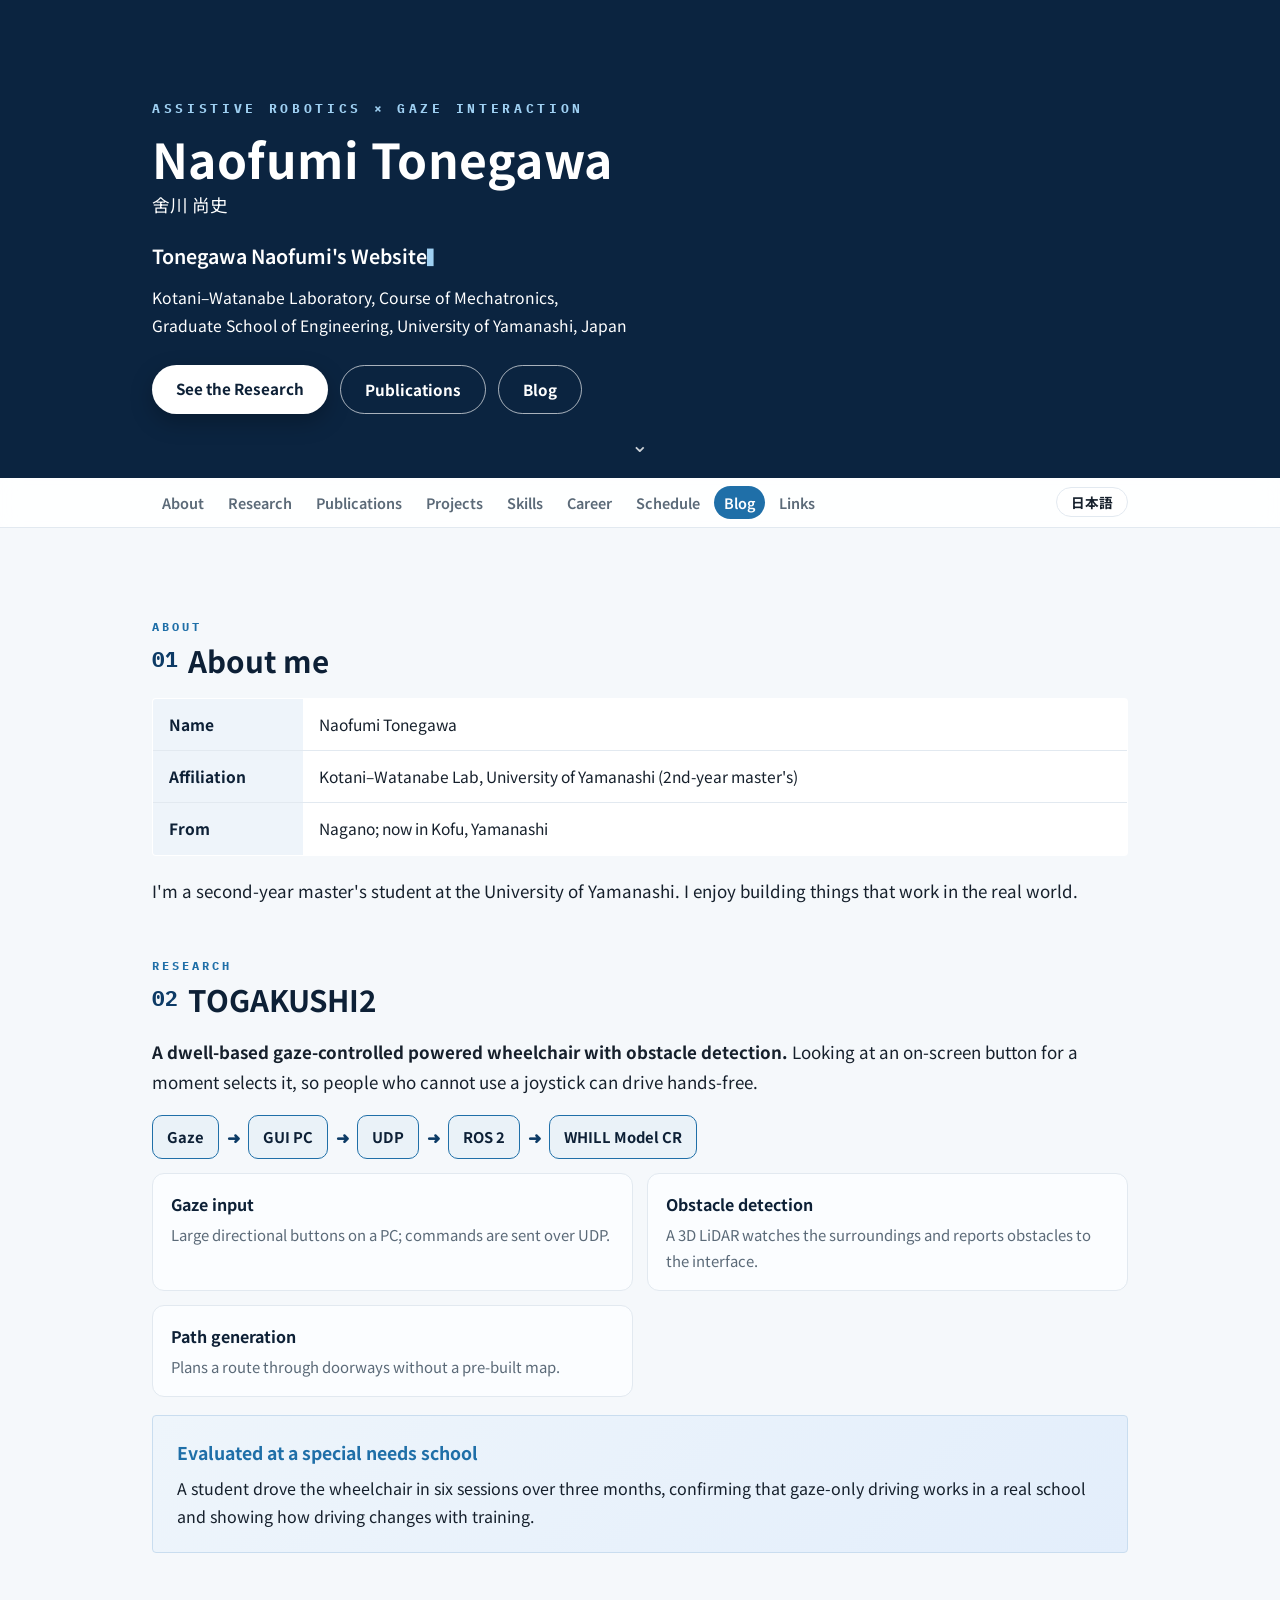
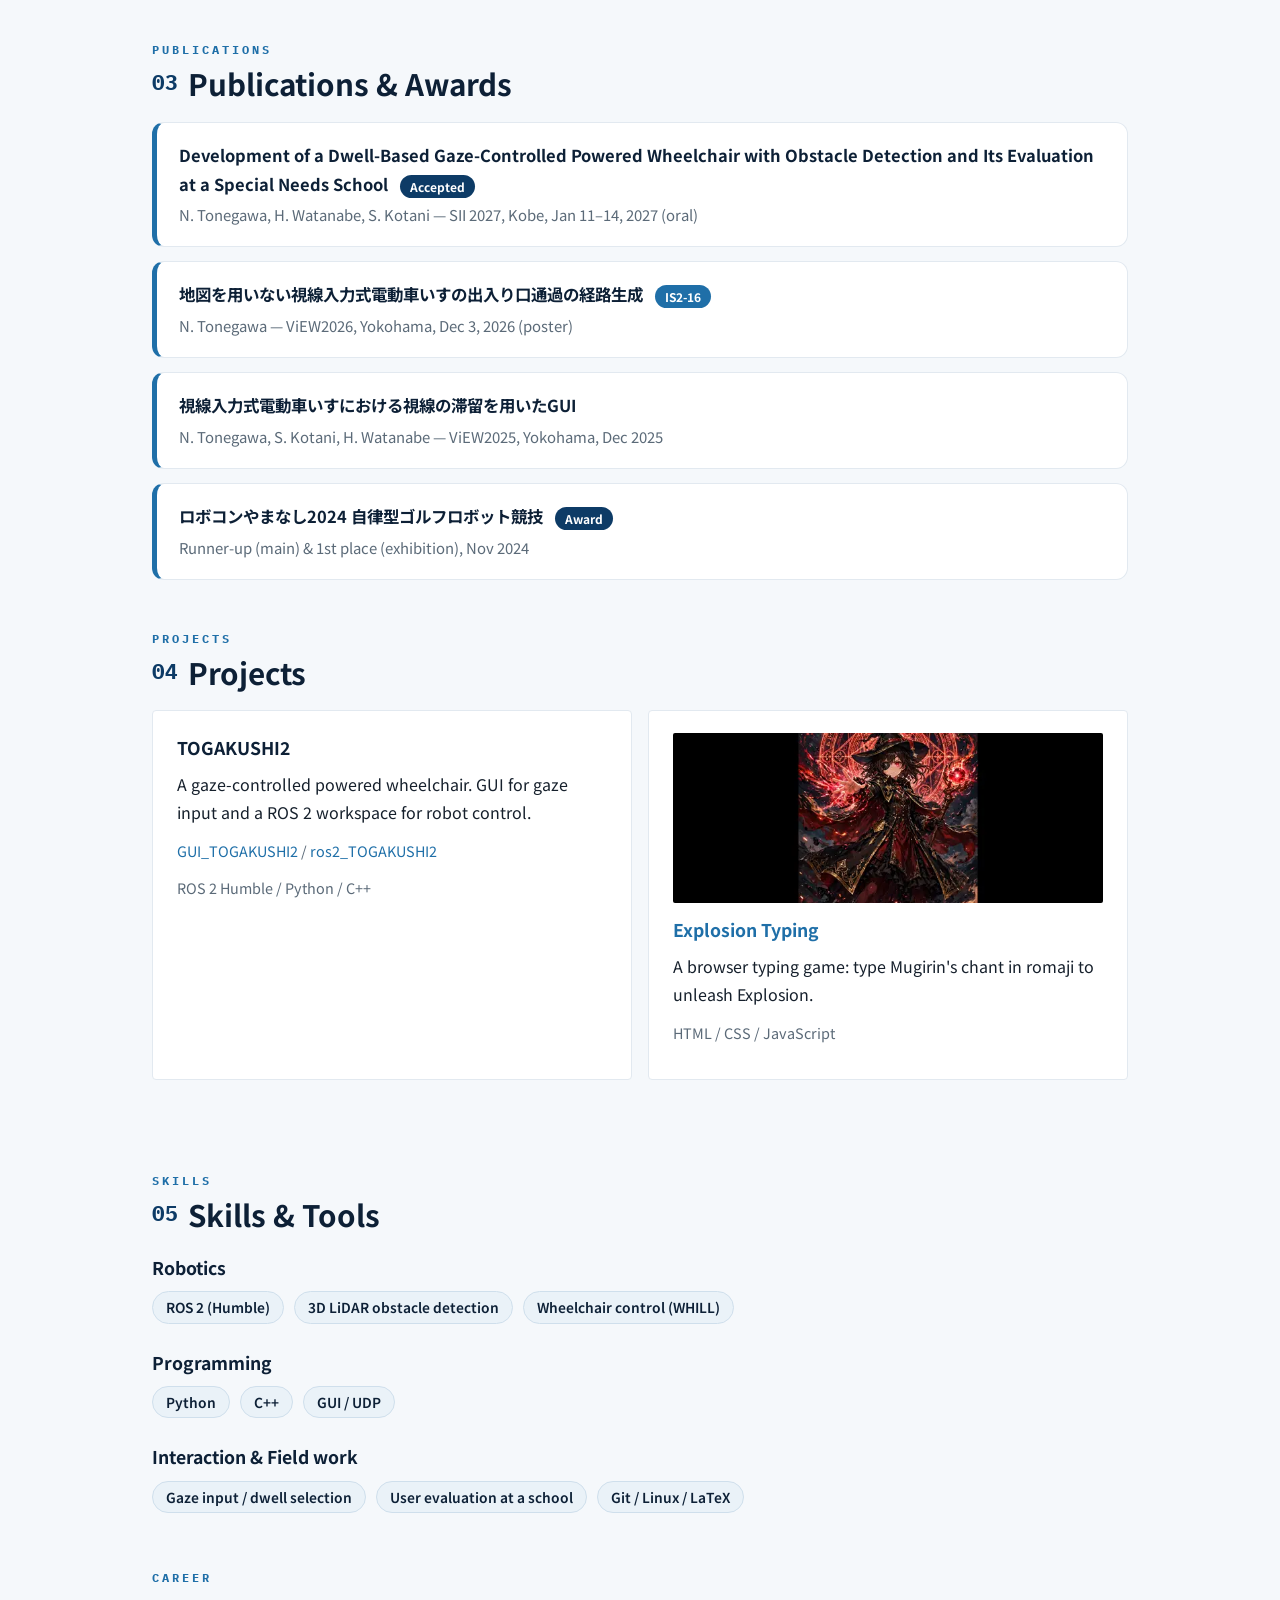
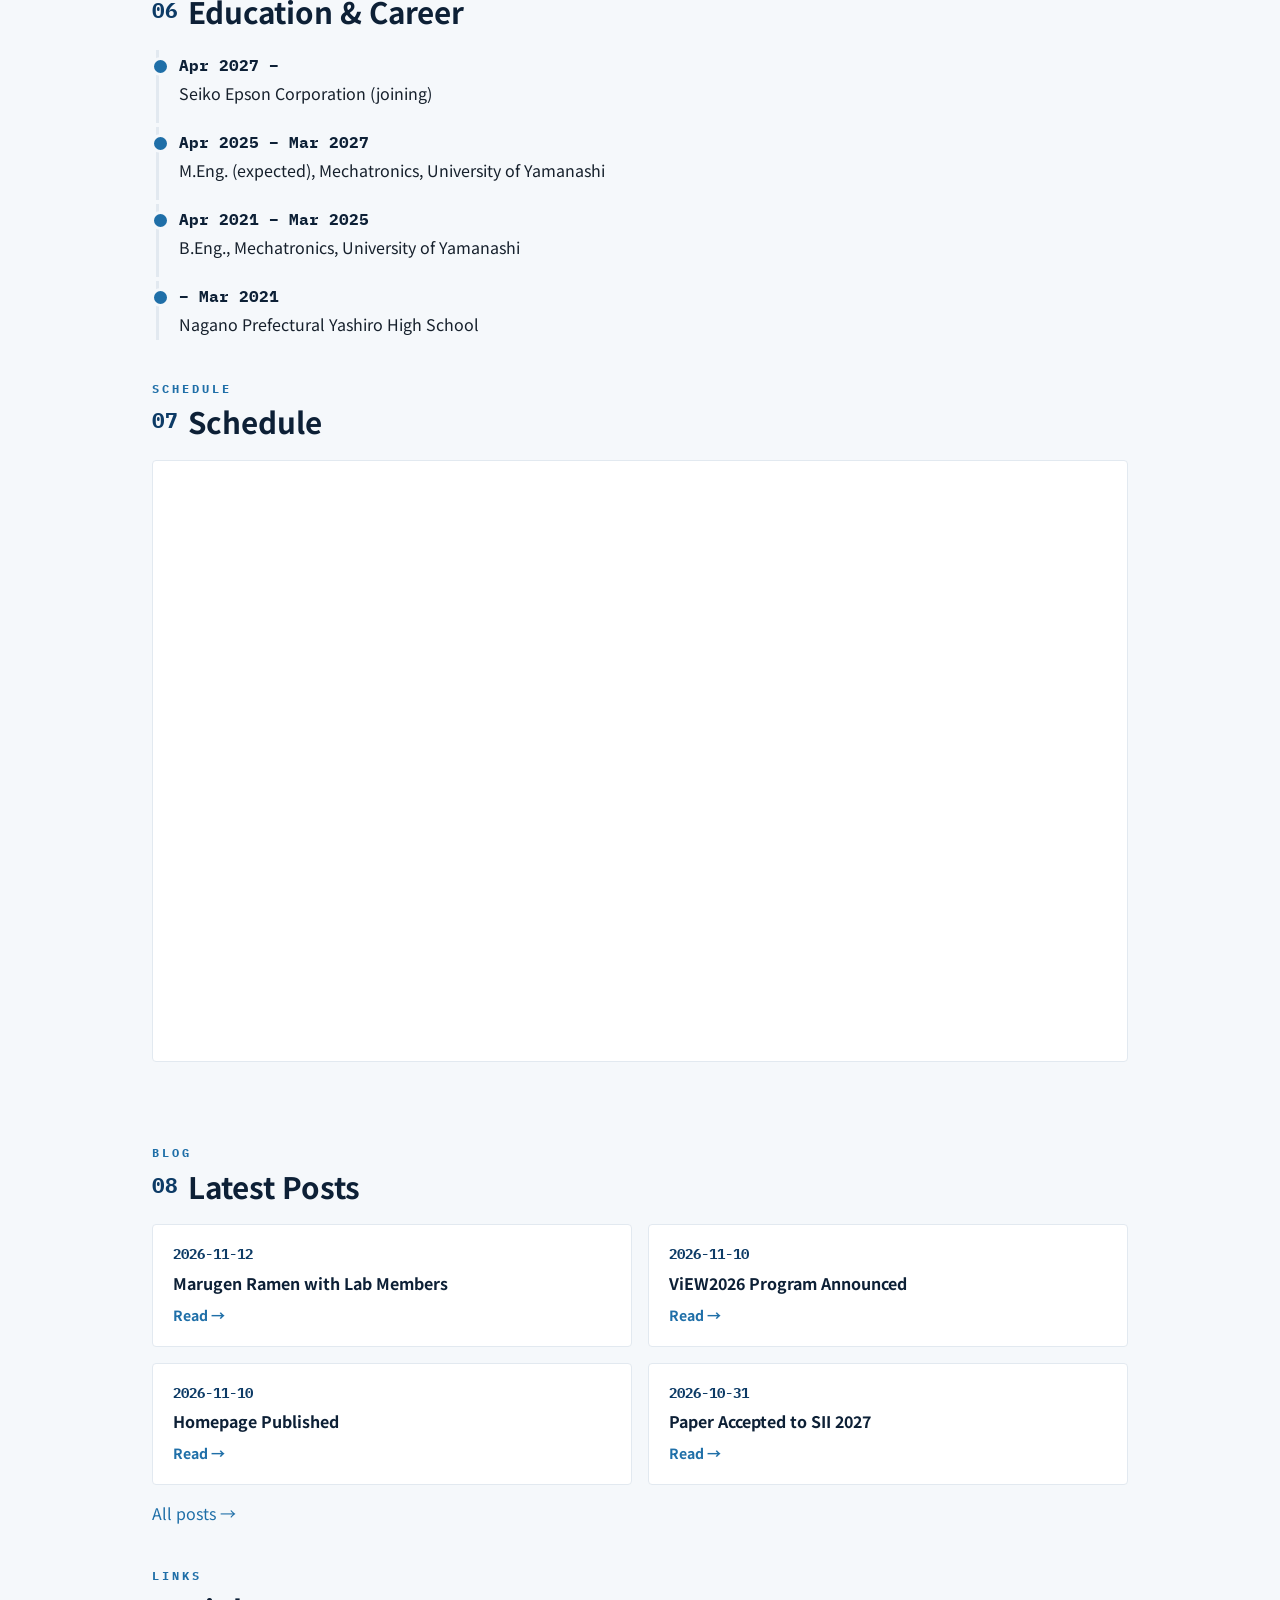
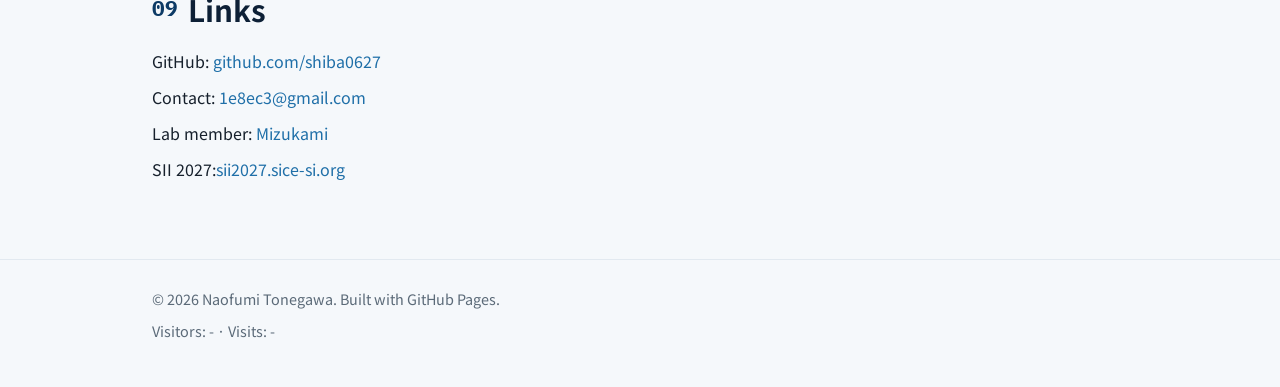
<file: index.html>
<!DOCTYPE html>
<html lang="en">
<head>
<meta charset="UTF-8">
<meta name="viewport" content="width=device-width, initial-scale=1.0">
<meta name="google-site-verification" content="02PXOmRQmh9cKTXt06QWr7HZk04EhqYKbkvgAUlDRAI" />
<title>舍川尚史のホームページ</title>
<link rel="preconnect" href="https://fonts.googleapis.com">
<link href="https://fonts.googleapis.com/css2?family=IBM+Plex+Mono:wght@500;700&family=Noto+Sans+JP:wght@400;700;900&display=swap" rel="stylesheet">

<script>try{document.documentElement.dataset.lang=(localStorage.getItem('mugi-lang')==='ja')?'ja':'en';}catch(e){document.documentElement.dataset.lang='en';}</script>
<meta name="description" content="舍川尚史のホームページ。山梨大学大学院で、視線で操作する電動車いすを研究しています。 Naofumi Tonegawa's homepage — gaze-controlled powered wheelchairs.">
<script type="application/ld+json">{"@context":"https://schema.org","@type":"WebSite","name":"舍川尚史のホームページ","alternateName":["Naofumi Tonegawa","舍川尚史"],"url":"https://shiba0627.github.io/"}</script>
<style>
  :root{
    --ink:#16202c; --sub:#5b6a78; --line:#e2e9f0; --bg:#f5f8fb;
    --navy:#0d2036; --accent:#1f6fa8; --accent-bright:#2f8fc9; --accent2:#0d3b66;
    --card:#ffffff; --soft:#eaf2f8;
    --shadow:none;
    --shadow-lg:none;
    --radius:4px;
  }
  *{box-sizing:border-box; margin:0; padding:0;}
  html{scroll-behavior:smooth;}
  body{font-family:"Noto Sans JP", "Hiragino Kaku Gothic ProN", "Yu Gothic", sans-serif;
       color:var(--ink); background:var(--bg); line-height:1.75;
       -webkit-font-smoothing:antialiased;}
  a{color:var(--accent); text-decoration:none;}
  a:hover{text-decoration:underline;}
  .wrap{max-width:1020px; margin:0 auto; padding:0 22px;}
  ::selection{background:var(--accent); color:#fff;}

  /* ===== scroll progress ===== */
  #progress{position:fixed; top:0; left:0; height:3px; width:0%;
    background:linear-gradient(90deg,var(--accent),var(--accent2)); z-index:100;}

  /* ===== hero ===== */
  @keyframes gradShift{0%{background-position:0% 50%}50%{background-position:100% 50%}100%{background-position:0% 50%}}
  @keyframes riseIn{from{opacity:0; transform:translateY(22px)}to{opacity:1; transform:translateY(0)}}
  @keyframes floaty{0%,100%{transform:translateY(0)}50%{transform:translateY(-14px)}}
  @keyframes scrollHint{0%,100%{transform:translateY(0); opacity:.85}50%{transform:translateY(8px); opacity:.4}}
  header.hero{position:relative; overflow:hidden; color:#fff;
    background:#0b2440;
    padding:98px 20px 64px;}
  header.hero::before{display:none;}
  .hero .wrap{position:relative; z-index:1;}
  .hero .kicker{font-family:"IBM Plex Mono", monospace; font-size:.82rem; font-weight:700; letter-spacing:.28em; text-transform:uppercase;
    color:#9fd0f2; animation:riseIn .8s ease both;}
  .hero h1{font-size:3rem; letter-spacing:.01em; line-height:1.15; margin-top:10px; animation:riseIn .8s .08s ease both;}
  .hero .jp{font-size:1.1rem; opacity:.85; margin-top:4px; animation:riseIn .8s .16s ease both;}
  .hero .tagline{margin-top:18px; font-size:1.22rem; font-weight:600; min-height:1.8em; animation:riseIn .8s .24s ease both;}
  .hero .tagline::after{content:"▍"; color:#9fd0f2; animation:scrollHint 1.1s steps(1) infinite; font-size:.9em;}
  .hero .affil{margin-top:10px; font-size:.98rem; opacity:.92; animation:riseIn .8s .32s ease both;}
  .hero .chips{margin-top:22px; animation:riseIn .8s .4s ease both;}
  .chip{display:inline-block; border:1px solid rgba(255,255,255,.4); color:#fff;
    background:rgba(255,255,255,.08); backdrop-filter:blur(4px);
    border-radius:999px; padding:3px 14px; margin:0 6px 8px 0; font-size:.83rem; font-weight:600;}
  .hero .cta{margin-top:26px; display:flex; flex-wrap:wrap; gap:12px; animation:riseIn .8s .48s ease both;}
  .btn{display:inline-block; border-radius:999px; padding:10px 24px; font-weight:700; font-size:.95rem;
    transition:transform .2s ease, box-shadow .2s ease, background .2s ease;}
  .btn:hover{text-decoration:none; transform:translateY(-2px);}
  .btn-primary{background:#fff; color:var(--navy); box-shadow:0 8px 22px rgba(0,0,0,.25);}
  .btn-ghost{border:1.5px solid rgba(255,255,255,.65); color:#fff;}
  .btn-ghost:hover{background:rgba(255,255,255,.12);}
  .scroll-hint{position:absolute; left:50%; bottom:16px; transform:translateX(-50%);
    color:rgba(255,255,255,.8); font-size:1.3rem; z-index:1; animation:scrollHint 2s ease-in-out infinite;}

  /* ===== nav ===== */
  nav.toc{position:sticky; top:0; z-index:50;
    background:rgba(255,255,255,.88); backdrop-filter:blur(10px);
    border-bottom:1px solid var(--line);}
  nav.toc .wrap{display:flex; flex-wrap:wrap; align-items:center; gap:2px 4px; padding-top:8px; padding-bottom:8px;}
  nav.toc a{color:var(--sub); font-size:.9rem; font-weight:600; padding:4px 10px; border-radius:999px;
    transition:color .2s ease, background .2s ease;}
  nav.toc a:hover{color:var(--navy); text-decoration:none; background:var(--soft);}
  nav.toc a.active{color:#fff; background:var(--accent);}
  nav.toc a.active:hover{color:#fff; background:var(--accent);}
  nav.toc button{margin-left:auto; background:#fff; border:1px solid var(--line); border-radius:999px;
    padding:4px 14px; font-size:.85rem; font-weight:700; cursor:pointer; color:var(--ink); font-family:inherit;
    transition:border-color .2s ease;}
  nav.toc button:hover{border-color:var(--accent);}

  /* ===== sections ===== */
  main{padding:6px 0 20px;}
  section{padding:44px 0 10px; scroll-margin-top:64px;}
  #about{padding-top:88px;} #research{padding-top:28px;} #publications{padding-top:76px;}
  #projects{padding-top:24px;} #skills{padding-top:64px;} #career{padding-top:20px;}
  #schedule{padding-top:24px;} #blog{padding-top:70px;}
  #links{padding-top:16px; padding-bottom:36px;}
  .eyebrow{font-family:"IBM Plex Mono", monospace; font-size:.78rem; font-weight:800; letter-spacing:.24em; text-transform:uppercase; color:var(--accent);}
  h2{font-size:1.85rem; line-height:1.3; margin:4px 0 18px; color:var(--navy);}
  h2 .num{font-family:"IBM Plex Mono", monospace; color:var(--accent2); margin-right:10px; font-size:1.3rem; vertical-align:6px;}
  h3{font-size:1.1rem; margin:16px 0 6px; color:var(--navy);}
  p{margin-bottom:12px;}
  .lead{font-size:1.06rem;}
  .small{font-size:.9rem; color:var(--sub);}
  ul{margin:6px 0 10px 1.3em;}
  li{margin-bottom:4px;}

  /* ===== stats ===== */
  .stats{display:flex; flex-wrap:wrap; gap:0 34px; margin-top:30px; border-top:2px solid var(--navy); padding-top:16px;}
  .stat{background:none; border:none; border-radius:0;
    padding:0; text-align:left; box-shadow:none;}
  .stat .big{font-family:"IBM Plex Mono", monospace; font-size:2.1rem; font-weight:700; color:var(--accent); line-height:1.1;}
  .stat:first-child .big{font-size:3.3rem; color:var(--navy);}
  .stat .big .unit{font-size:1.1rem; font-weight:700; color:var(--navy); margin-left:2px;}
  .stat .label{font-size:.85rem; color:var(--sub); font-weight:600; margin-top:4px;}
  @media (max-width:680px){ .stats{gap:0 22px;} .stat{width:44%; margin-bottom:10px;} }

  /* ===== cards & grids ===== */
  .card{background:var(--card); border:1px solid var(--line); border-radius:var(--radius);
    padding:22px 24px; margin-bottom:16px; box-shadow:var(--shadow);
    transition:transform .25s ease, box-shadow .25s ease;}
  .card:hover{border-color:#b9d2e6;}
  .card h3{margin-top:0;}
  .grid{display:grid; grid-template-columns:1fr 1fr; gap:16px;}
  .grid3{display:grid; grid-template-columns:repeat(3,1fr); gap:16px;}
  @media (max-width:820px){ .grid3{grid-template-columns:1fr;} }
  @media (max-width:680px){ .grid{grid-template-columns:1fr;} .hero h1{font-size:2.2rem;} }
  .hl-card{background:var(--card); border:1px solid var(--line); border-top:4px solid var(--accent);
    border-radius:var(--radius); padding:20px 22px; box-shadow:var(--shadow);
    transition:transform .25s ease, box-shadow .25s ease;}
  .hl-card:hover{border-color:#b9d2e6;}
  .hl-card .icon{font-size:1.6rem; margin-bottom:6px;}
  .hl-card h3{margin:0 0 6px;}
  .hl-card p{font-size:.95rem; color:var(--sub); margin:0;}

  /* ===== research system ===== */
  .flow{display:flex; flex-wrap:wrap; align-items:center; gap:8px; margin:18px 0 8px;}
  .flow .node{background:var(--soft); border:1.5px solid var(--accent); color:var(--navy); font-weight:700;
    border-radius:10px; padding:8px 14px; font-size:.92rem;}
  .flow .arrow{color:var(--accent2); font-weight:900; animation:arrowPulse 1.2s ease-in-out infinite;}
  @keyframes arrowPulse{0%,100%{opacity:.35; transform:translateX(0)}50%{opacity:1; transform:translateX(3px)}}
  .sys-grid{display:grid; grid-template-columns:1fr 1fr; gap:14px; margin-top:14px;}
  @media (max-width:680px){ .sys-grid{grid-template-columns:1fr;} }
  .sys-item{background:#fbfdff; border:1px solid var(--line); border-radius:12px; padding:16px 18px;}
  .sys-item h4{font-size:1rem; color:var(--navy); margin-bottom:4px;}
  .sys-item p{font-size:.93rem; color:var(--sub); margin:0;}
  .eval-panel{background:linear-gradient(135deg,#eef5fb,#e3eefb); border:1px solid #c9ddef;
    border-radius:var(--radius); padding:22px 24px; margin-top:18px;}
  .eval-panel h3{margin-top:0; color:var(--accent);}

  /* ===== mission & photos ===== */
  .mission{background:linear-gradient(135deg,#eef5fb,#e6effa); border:1px solid #c9ddef;
    border-left:6px solid var(--accent2); border-radius:var(--radius);
    padding:22px 26px; margin:6px 0 20px; box-shadow:var(--shadow);}
  .mission .q{font-size:1.22rem; font-weight:700; color:var(--navy); line-height:1.7;}
  .mission .q::before{content:"\201C"; color:var(--accent2); margin-right:2px;}
  .mission .q::after{content:"\201D"; color:var(--accent2); margin-left:2px;}
  .photo-row{display:grid; grid-template-columns:1.35fr 1fr; gap:16px; margin:18px 0 6px;}
  @media (max-width:680px){ .photo-row{grid-template-columns:1fr;} }
  .photo-row figure{background:var(--card); border:1px solid var(--line); border-radius:var(--radius);
    padding:10px; box-shadow:var(--shadow); margin:0;}
  .photo-row img{width:100%; height:auto; display:block; border-radius:10px;}
  .photo-row figcaption{font-size:.85rem; color:var(--sub); padding:8px 4px 2px;}

  /* ===== profile table ===== */
  table.profile{width:100%; border-collapse:collapse; background:var(--card);
    border:1px solid var(--line); border-radius:var(--radius); overflow:hidden;
    box-shadow:var(--shadow); margin:4px 0 20px; font-size:.97rem;}
  table.profile th{background:#eef4fa; color:var(--navy); text-align:left; font-weight:700;
    padding:12px 16px; width:150px; border-bottom:1px solid var(--line); vertical-align:top; white-space:nowrap;}
  table.profile td{padding:12px 16px; border-bottom:1px solid var(--line); color:var(--ink);}
  table.profile tr:last-child th, table.profile tr:last-child td{border-bottom:none;}
  @media (max-width:560px){ table.profile th{width:104px; padding:10px 12px;} table.profile td{padding:10px 12px;} }

  /* ===== publications ===== */
  .pub{background:var(--card); border:1px solid var(--line); border-left:5px solid var(--accent);
    border-radius:12px; padding:18px 22px; margin-bottom:14px; box-shadow:var(--shadow);
    transition:transform .25s ease, box-shadow .25s ease;}
  .pub:hover{border-color:#b9d2e6;}
  .pub .title{font-weight:700; font-size:1.03rem; color:var(--navy);}
  .pub .meta{color:var(--sub); font-size:.93rem; margin-top:4px;}
  .badge{display:inline-block; background:var(--accent2); color:#fff; border-radius:999px;
    padding:1px 10px; font-size:.75rem; font-weight:700; margin-left:8px; vertical-align:middle;}
  .badge.blue{background:var(--accent);}
  .badge.gray{background:#8496a7;}

  /* ===== skills ===== */
  .skill-group{margin-bottom:16px;}
  .skill-group h3{margin-bottom:8px;}
  .tag{display:inline-block; background:var(--soft); border:1px solid #cfdfec; color:var(--navy);
    border-radius:999px; padding:3px 13px; font-size:.86rem; font-weight:600; margin:0 6px 8px 0;
    transition:transform .15s ease, background .15s ease;}
  .tag:hover{background:#dbeaf6;}

  /* ===== timeline ===== */
  .timeline{list-style:none; margin:4px 0 0 4px;}
  .timeline li{border-left:3px solid var(--line); padding:0 0 16px 20px; position:relative;}
  .timeline li:last-child{padding-bottom:2px;}
  .timeline li::before{content:""; position:absolute; left:-8px; top:7px; width:13px; height:13px;
    border-radius:50%; background:var(--accent); border:3px solid var(--bg);
    transition:transform .2s ease, background .2s ease;}
  .timeline li:hover::before{background:var(--accent2);}
  .timeline .when{font-family:"IBM Plex Mono", monospace; font-weight:800; color:var(--navy); white-space:nowrap;}

  /* ===== blog cards ===== */
  .post-card{display:block; background:var(--card); border:1px solid var(--line); border-radius:var(--radius);
    padding:18px 20px; box-shadow:var(--shadow); color:var(--ink);
    transition:transform .25s ease, box-shadow .25s ease;}
  .post-card:hover{text-decoration:none; border-color:#b9d2e6;}
  .post-card .date{font-family:"IBM Plex Mono", monospace; color:var(--accent2); font-weight:700; font-size:.85rem;}
  .post-card .ptitle{font-weight:700; color:var(--navy); margin-top:2px;}
  .post-card .go{color:var(--accent); font-size:.88rem; font-weight:700; margin-top:6px;}

  /* ===== calendar ===== */
  .cal-wrap{border:1px solid var(--line); border-radius:var(--radius); overflow:hidden; background:#fff; box-shadow:var(--shadow);}
  .cal-wrap iframe{display:block; width:100%; height:600px; border:0;}

  #flash{position:fixed; inset:0; background:#eaf4ff; opacity:0; pointer-events:none; z-index:90;}
  .ring{position:fixed; border:4px solid rgba(120,190,245,.9); border-radius:50%; pointer-events:none; z-index:91;}
  .spark{position:fixed; width:8px; height:8px; border-radius:50%; pointer-events:none; z-index:91;}
  body.shake{animation:shake .5s ease;}
  @keyframes shake{0%,100%{transform:translate(0,0)}20%{transform:translate(-6px,3px)}40%{transform:translate(5px,-4px)}60%{transform:translate(-4px,-2px)}80%{transform:translate(4px,2px)}}

  /* ===== links / footer ===== */
  .link-list{list-style:none; margin-left:0;}
  .link-list li{margin-bottom:8px; font-size:1rem;}
  footer{border-top:1px solid var(--line); padding:26px 0 44px; color:var(--sub); font-size:.9rem; margin-top:30px;}

  /* ===== reveal ===== */
  .reveal{opacity:0; transform:translateY(24px); transition:opacity .7s ease, transform .7s ease;}
  .reveal.in{opacity:1; transform:none;}

  /* ===== language toggle ===== */
  .l-ja{display:none;}
  html[data-lang="ja"] .l-ja{display:inline;}
  html[data-lang="ja"] .l-en{display:none;}

  @media (prefers-reduced-motion: reduce){
    *{animation:none !important; transition:none !important;}
    .reveal{opacity:1; transform:none;}
    html{scroll-behavior:auto;}
  }
</style>
</head>
<body>

<div id="progress"></div>

<header class="hero">
  <div class="wrap">
    <div class="kicker">Assistive Robotics × Gaze Interaction</div>
    <h1>Naofumi Tonegawa</h1>
    <div class="jp">舍川 尚史</div>
    <div class="tagline"><span class="l-en">Tonegawa Naofumi's Website</span><span class="l-ja">舍川尚史のホームページ</span></div>
    <div class="affil"><span class="l-en">Kotani&ndash;Watanabe Laboratory, Course of Mechatronics,<br>
      Graduate School of Engineering, University of Yamanashi, Japan</span><span class="l-ja">山梨大学大学院 工学専攻 メカトロニクスコース<br>
      小谷・渡辺研究室</span></div>
    <div class="cta">
      <a class="btn btn-primary" href="#research"><span class="l-en">See the Research</span><span class="l-ja">研究を見る</span></a>
      <a class="btn btn-ghost" href="#publications"><span class="l-en">Publications</span><span class="l-ja">業績を見る</span></a>
      <a class="btn btn-ghost" href="blog.html"><span class="l-en">Blog</span><span class="l-ja">ブログ</span></a>
    </div>
  </div>
  <div class="scroll-hint">⌄</div>
</header>

<nav class="toc">
  <div class="wrap">
    <a href="#about"><span class="l-en">About</span><span class="l-ja">概要</span></a>
    <a href="#research"><span class="l-en">Research</span><span class="l-ja">研究</span></a>
    <a href="#publications"><span class="l-en">Publications</span><span class="l-ja">業績</span></a>
    <a href="#projects"><span class="l-en">Projects</span><span class="l-ja">プロジェクト</span></a>
    <a href="#skills"><span class="l-en">Skills</span><span class="l-ja">スキル</span></a>
    <a href="#career"><span class="l-en">Career</span><span class="l-ja">経歴</span></a>
    <a href="#schedule"><span class="l-en">Schedule</span><span class="l-ja">予定</span></a>
    <a href="#blog"><span class="l-en">Blog</span><span class="l-ja">ブログ</span></a>
    <a href="#links"><span class="l-en">Links</span><span class="l-ja">リンク</span></a>
    <button id="langBtn" type="button">日本語</button>
  </div>
</nav>

<main class="wrap">

<section id="about">
  <div class="eyebrow">About</div>
  <h2><span class="num">01</span><span class="l-en">About me</span><span class="l-ja">自己紹介</span></h2>
  <table class="profile">
    <tr><th><span class="l-en">Name</span><span class="l-ja">氏名</span></th>
      <td><span class="l-en">Naofumi Tonegawa</span><span class="l-ja">舎川 尚史</span></td></tr>
    <tr><th><span class="l-en">Affiliation</span><span class="l-ja">所属</span></th>
      <td><span class="l-en">Kotani–Watanabe Lab, University of Yamanashi (2nd-year master's)</span><span class="l-ja">山梨大学大学院 小谷・渡辺研究室（修士2年）</span></td></tr>
    <tr><th><span class="l-en">From</span><span class="l-ja">出身</span></th>
      <td><span class="l-en">Nagano; now in Kofu, Yamanashi</span><span class="l-ja">長野県出身、山梨県甲府市在住</span></td></tr>
  </table>
  <p class="lead"><span class="l-en">I'm a second-year master's student at the University of Yamanashi. I enjoy building things that work in the real world.</span><span class="l-ja">山梨大学の修士2年生です。実際の現場で役に立つものづくりが好きです。</span></p>
</section>

<section id="research">
  <div class="eyebrow">Research</div>
  <h2><span class="num">02</span>TOGAKUSHI2</h2>
  <p class="lead"><span class="l-en"><strong>A dwell-based gaze-controlled powered wheelchair with obstacle detection.</strong>
    Looking at an on-screen button for a moment selects it, so people who cannot use a joystick can drive hands-free.</span><span class="l-ja"><strong>障害物検知つきの、視線滞留入力式電動車いす。</strong>
    画面上のボタンをしばらく見つめると選択されるため、ジョイスティックを使えない方もハンズフリーで運転できます。</span>
  </p>

  <div class="flow" aria-label="System data flow">
    <span class="node"><span class="l-en">Gaze</span><span class="l-ja">視線</span></span><span class="arrow">➜</span>
    <span class="node">GUI PC</span><span class="arrow">➜</span>
    <span class="node">UDP</span><span class="arrow">➜</span>
    <span class="node">ROS 2</span><span class="arrow">➜</span>
    <span class="node">WHILL Model CR</span>
  </div>

  <div class="sys-grid">
    <div class="sys-item">
      <h4><span class="l-en">Gaze input</span><span class="l-ja">視線入力</span></h4>
      <p><span class="l-en">Large directional buttons on a PC; commands are sent over UDP.</span><span class="l-ja">PC上の大きな方向ボタンで選択し、命令をUDPで送信します。</span></p>
    </div>
    <div class="sys-item">
      <h4><span class="l-en">Obstacle detection</span><span class="l-ja">障害物検知</span></h4>
      <p><span class="l-en">A 3D LiDAR watches the surroundings and reports obstacles to the interface.</span><span class="l-ja">3D LiDARで周囲を監視し、障害物をインターフェースへ伝えます。</span></p>
    </div>
    <div class="sys-item">
      <h4><span class="l-en">Path generation</span><span class="l-ja">経路生成</span></h4>
      <p><span class="l-en">Plans a route through doorways without a pre-built map.</span><span class="l-ja">事前の地図なしで、出入り口を通る経路を生成します。</span></p>
    </div>
  </div>

  <div class="eval-panel">
    <h3><span class="l-en">Evaluated at a special needs school</span><span class="l-ja">特別支援学校で評価</span></h3>
    <p style="margin:0;"><span class="l-en">A student drove the wheelchair in six sessions over three months, confirming that gaze-only driving works in a real school and showing how driving changes with training.</span><span class="l-ja">生徒が3か月間・全6回の訓練で使用し、実際の学校で視線のみの運転が可能なことと、訓練による運転の変化を確認しました。</span>
    </p>
  </div>
</section>

<section id="publications">
  <div class="eyebrow">Publications</div>
  <h2><span class="num">03</span><span class="l-en">Publications &amp; Awards</span><span class="l-ja">業績・受賞</span></h2>

  <div class="pub">
    <div class="title">Development of a Dwell-Based Gaze-Controlled Powered Wheelchair with Obstacle Detection and Its Evaluation at a Special Needs School
      <span class="badge"><span class="l-en">Accepted</span><span class="l-ja">採択済み</span></span></div>
    <div class="meta">N. Tonegawa, H. Watanabe, S. Kotani — SII 2027, Kobe, Jan 11&ndash;14, 2027 <span class="l-en">(oral)</span><span class="l-ja">（口頭発表）</span></div>
  </div>

  <div class="pub">
    <div class="title">地図を用いない視線入力式電動車いすの出入り口通過の経路生成
      <span class="badge blue">IS2-16</span></div>
    <div class="meta">N. Tonegawa — ViEW2026, Yokohama, Dec 3, 2026 <span class="l-en">(poster)</span><span class="l-ja">（ポスター）</span></div>
  </div>

  <div class="pub">
    <div class="title">視線入力式電動車いすにおける視線の滞留を用いたGUI</div>
    <div class="meta">N. Tonegawa, S. Kotani, H. Watanabe — ViEW2025, Yokohama, Dec 2025</div>
  </div>

  <div class="pub">
    <div class="title">ロボコンやまなし2024 自律型ゴルフロボット競技
      <span class="badge"><span class="l-en">Award</span><span class="l-ja">受賞</span></span></div>
    <div class="meta"><span class="l-en">Runner-up (main) &amp; 1st place (exhibition), Nov 2024</span><span class="l-ja">本競技 準優勝・エキシビション 優勝（2024年11月）</span></div>
  </div>
</section>

<section id="projects">
  <div class="eyebrow">Projects</div>
  <h2><span class="num">04</span><span class="l-en">Projects</span><span class="l-ja">プロジェクト</span></h2>
  <div class="grid">
    <div class="card">
      <h3>TOGAKUSHI2</h3>
      <p><span class="l-en">A gaze-controlled powered wheelchair. GUI for gaze input and a ROS 2 workspace for robot control.</span><span class="l-ja">視線で操作する電動車いす。視線入力のGUIと、ロボット制御のROS 2ワークスペース。</span></p>
      <p class="small"><a href="https://github.com/shiba0627/GUI_TOGAKUSHI2">GUI_TOGAKUSHI2</a> / <a href="https://github.com/shiba0627/ros2_TOGAKUSHI2">ros2_TOGAKUSHI2</a></p>
      <p class="small">ROS 2 Humble / Python / C++</p>
    </div>
    <div class="card">
      <a href="explosion.html"><img src="[data-uri]" alt="爆裂タイピング ― アークウィザード・むぎりんのイラスト" style="display:block; width:100%; height:170px; object-fit:cover; border-radius:2px; margin-bottom:12px;"></a>
      <h3><a href="explosion.html"><span class="l-en">Explosion Typing</span><span class="l-ja">爆裂タイピング</span></a></h3>
      <p><span class="l-en">A browser typing game: type Mugirin's chant in romaji to unleash Explosion.</span><span class="l-ja">むぎりんの詠唱をローマ字で打ち切り、爆裂魔法を放つブラウザタイピングゲーム。</span></p>
      <p class="small">HTML / CSS / JavaScript</p>
    </div>
  </div>
</section>

<section id="skills">
  <div class="eyebrow">Skills</div>
  <h2><span class="num">05</span><span class="l-en">Skills &amp; Tools</span><span class="l-ja">スキル・使用技術</span></h2>
  <div class="skill-group">
    <h3><span class="l-en">Robotics</span><span class="l-ja">ロボティクス</span></h3>
    <span class="tag">ROS 2 (Humble)</span>
    <span class="tag"><span class="l-en">3D LiDAR obstacle detection</span><span class="l-ja">3D LiDAR障害物検知</span></span>
    <span class="tag"><span class="l-en">Wheelchair control (WHILL)</span><span class="l-ja">電動車いす制御（WHILL）</span></span>
  </div>
  <div class="skill-group">
    <h3><span class="l-en">Programming</span><span class="l-ja">プログラミング</span></h3>
    <span class="tag">Python</span>
    <span class="tag">C++</span>
    <span class="tag"><span class="l-en">GUI / UDP</span><span class="l-ja">GUI・UDP通信</span></span>
  </div>
  <div class="skill-group">
    <h3><span class="l-en">Interaction &amp; Field work</span><span class="l-ja">インタラクション・現場評価</span></h3>
    <span class="tag"><span class="l-en">Gaze input / dwell selection</span><span class="l-ja">視線入力・滞留選択</span></span>
    <span class="tag"><span class="l-en">User evaluation at a school</span><span class="l-ja">学校でのユーザー評価</span></span>
    <span class="tag">Git / Linux / LaTeX</span>
  </div>
</section>

<section id="career">
  <div class="eyebrow">Career</div>
  <h2><span class="num">06</span><span class="l-en">Education &amp; Career</span><span class="l-ja">学歴・職歴</span></h2>
  <ul class="timeline">
    <li><span class="when">Apr 2027 &ndash;</span><br><span class="l-en">Seiko Epson Corporation (joining)</span><span class="l-ja">セイコーエプソン株式会社（入社予定）</span></li>
    <li><span class="when">Apr 2025 &ndash; Mar 2027</span><br><span class="l-en">M.Eng. (expected), Mechatronics, University of Yamanashi</span><span class="l-ja">山梨大学大学院 メカトロニクスコース（修了見込み）</span></li>
    <li><span class="when">Apr 2021 &ndash; Mar 2025</span><br><span class="l-en">B.Eng., Mechatronics, University of Yamanashi</span><span class="l-ja">山梨大学 工学部 メカトロニクス工学科</span></li>
    <li><span class="when">&ndash; Mar 2021</span><br><span class="l-en">Nagano Prefectural Yashiro High School</span><span class="l-ja">長野県屋代高等学校</span></li>
  </ul>
</section>

<section id="schedule">
  <div class="eyebrow">Schedule</div>
  <h2><span class="num">07</span><span class="l-en">Schedule</span><span class="l-ja">予定</span></h2>
  <div class="cal-wrap">
    <iframe src="https://calendar.google.com/calendar/embed?src=7aa6dac006a10469cfd571efb7c752d720950b82126288ac901f3972909d0460%40group.calendar.google.com&amp;ctz=Asia%2FTokyo" title="Public Schedule" loading="lazy"></iframe>
  </div>
</section>

<section id="blog">
  <div class="eyebrow">Blog</div>
  <h2><span class="num">08</span><span class="l-en">Latest Posts</span><span class="l-ja">最近の記事</span></h2>
  <div class="grid">
    <a class="post-card" href="blog/marugen-ramen.html">
      <div class="date">2026-11-12</div>
      <div class="ptitle"><span class="l-en">Marugen Ramen with Lab Members</span><span class="l-ja">研究室メンバーと丸源ラーメンへ</span></div>
      <div class="go"><span class="l-en">Read →</span><span class="l-ja">読む →</span></div>
    </a>
    <a class="post-card" href="blog/view2026-program.html">
      <div class="date">2026-11-10</div>
      <div class="ptitle"><span class="l-en">ViEW2026 Program Announced</span><span class="l-ja">ViEW2026のプログラムが公開されました</span></div>
      <div class="go"><span class="l-en">Read →</span><span class="l-ja">読む →</span></div>
    </a>
    <a class="post-card" href="blog/homepage.html">
      <div class="date">2026-11-10</div>
      <div class="ptitle"><span class="l-en">Homepage Published</span><span class="l-ja">ホームページを公開しました</span></div>
      <div class="go"><span class="l-en">Read →</span><span class="l-ja">読む →</span></div>
    </a>
    <a class="post-card" href="blog/sii2027-accepted.html">
      <div class="date">2026-10-31</div>
      <div class="ptitle"><span class="l-en">Paper Accepted to SII 2027</span><span class="l-ja">SII 2027に論文が採択されました</span></div>
      <div class="go"><span class="l-en">Read →</span><span class="l-ja">読む →</span></div>
    </a>
  </div>
  <p style="margin-top:14px;"><a href="blog.html"><span class="l-en">All posts →</span><span class="l-ja">記事一覧 →</span></a></p>
</section>


<section id="links">
  <div class="eyebrow">Links</div>
  <h2><span class="num">09</span><span class="l-en">Links</span><span class="l-ja">リンク</span></h2>
  <ul class="link-list">
    <li>GitHub: <a href="https://github.com/shiba0627">github.com/shiba0627</a></li>
    <li><span class="l-en">Contact: </span><span class="l-ja">連絡先：</span><a href="mailto:1e8ec3@gmail.com">1e8ec3@gmail.com</a></li>
    <li><span class="l-en">Lab member: </span><span class="l-ja">研究室メンバー：</span><a href="https://mizukamitaiga.github.io/"><span class="l-en">Mizukami</span><span class="l-ja">水上君</span></a></li>
    <li>SII 2027:<a href="https://sii2027.sice-si.org/">sii2027.sice-si.org</a></li>
  </ul>
</section>

</main>

<footer>
  <div class="wrap">
    &copy; <span id="year"></span> Naofumi Tonegawa. Built with GitHub Pages.
    <div style="margin-top:6px;"><span class="l-en">Visitors:</span><span class="l-ja">来訪者：</span> <span id="busuanzi_value_site_uv">-</span> · <span class="l-en">Visits:</span><span class="l-ja">訪問数：</span> <span id="busuanzi_value_site_pv">-</span></div>
  </div>
</footer>

<script async src="https://busuanzi.ibruce.info/busuanzi/2.3/busuanzi.pure.mini.js"></script>
<script>
  // ===== 言語切替 (EN / JA) =====
  (function(){
    var KEY = 'mugi-lang';
    var btn = document.getElementById('langBtn');
    function cur(){ return document.documentElement.dataset.lang === 'ja' ? 'ja' : 'en'; }
    function syncBtn(){ if (btn) btn.textContent = cur() === 'ja' ? 'English' : '日本語'; }
    function apply(l){
      document.documentElement.dataset.lang = l;
      document.documentElement.setAttribute('lang', l);
      try { localStorage.setItem(KEY, l); } catch(e) {}
      syncBtn();
      if (window.__onLang) window.__onLang(l);
    }
    syncBtn();
    if (btn) btn.addEventListener('click', function(){ apply(cur() === 'ja' ? 'en' : 'ja'); });
  })();
</script>
<script>
  document.getElementById('year').textContent = new Date().getFullYear();

  // ===== スクロール進捗バー =====
  (function(){
    var bar = document.getElementById('progress');
    function onScroll(){
      var h = document.documentElement;
      var max = h.scrollHeight - h.clientHeight;
      bar.style.width = (max > 0 ? (h.scrollTop / max) * 100 : 0) + '%';
    }
    document.addEventListener('scroll', onScroll, {passive: true});
    onScroll();
  })();

  // ===== タイピング演出（ヒーローの一文） =====
  (function(){
    const tag = document.querySelector('.hero .tagline');
    if (!tag) return;
    const span = tag.querySelector(document.documentElement.dataset.lang === 'ja' ? '.l-ja' : '.l-en') || tag;
    const full = span.textContent; span.textContent = '';
    let i = 0;
    const t = setInterval(function(){
      span.textContent = full.slice(0, ++i);
      if (i >= full.length) clearInterval(t);
    }, 34);
  })();

  // ===== スクロールでふわっと表示（ずらし付き） =====
  (function(){
    const groups = document.querySelectorAll('main section');
    groups.forEach(function(sec){
      const items = sec.querySelectorAll(':scope > *, .card, .pub, .stat, .hl-card, .sys-item, .post-card, .timeline li');
      const seen = new Set();
      items.forEach(function(el){
        if (seen.has(el)) return; seen.add(el);
        el.classList.add('reveal');
      });
      sec.querySelectorAll('.grid, .grid3, .stats, .sys-grid').forEach(function(g){
        Array.prototype.forEach.call(g.children, function(child, idx){
          child.style.transitionDelay = (idx % 4) * 70 + 'ms';
        });
      });
    });
    const io = new IntersectionObserver(function(es){
      es.forEach(function(e){
        if (e.isIntersecting){ e.target.classList.add('in'); io.unobserve(e.target); }
      });
    }, {threshold: .1});
    document.querySelectorAll('.reveal').forEach(function(el){ io.observe(el); });
  })();

  // ===== 数字カウントアップ =====
  (function(){
    const nums = document.querySelectorAll('.count');
    if (!nums.length) return;
    const reduce = window.matchMedia('(prefers-reduced-motion: reduce)').matches;
    const io = new IntersectionObserver(function(es){
      es.forEach(function(e){
        if (!e.isIntersecting) return;
        io.unobserve(e.target);
        const target = parseInt(e.target.dataset.count, 10) || 0;
        if (reduce) { e.target.textContent = target; return; }
        const dur = 1100; const start = performance.now();
        (function step(now){
          const p = Math.min((now - start) / dur, 1);
          const eased = 1 - Math.pow(1 - p, 3);
          e.target.textContent = Math.round(target * eased);
          if (p < 1) requestAnimationFrame(step);
        })(start);
      });
    }, {threshold: .5});
    nums.forEach(function(n){ io.observe(n); });
  })();

  // ===== ナビの現在地ハイライト（スクロールスパイ） =====
  (function(){
    const links = {};
    document.querySelectorAll('nav.toc a[href^="#"]').forEach(function(a){
      links[a.getAttribute('href').slice(1)] = a;
    });
    const io = new IntersectionObserver(function(es){
      es.forEach(function(e){
        if (!e.isIntersecting) return;
        Object.keys(links).forEach(function(k){ links[k].classList.remove('active'); });
        const a = links[e.target.id];
        if (a) a.classList.add('active');
      });
    }, {rootMargin: '-35% 0px -55% 0px'});
    document.querySelectorAll('main section[id]').forEach(function(s){ io.observe(s); });
  })();

</script>
</body>
</html>
</file>
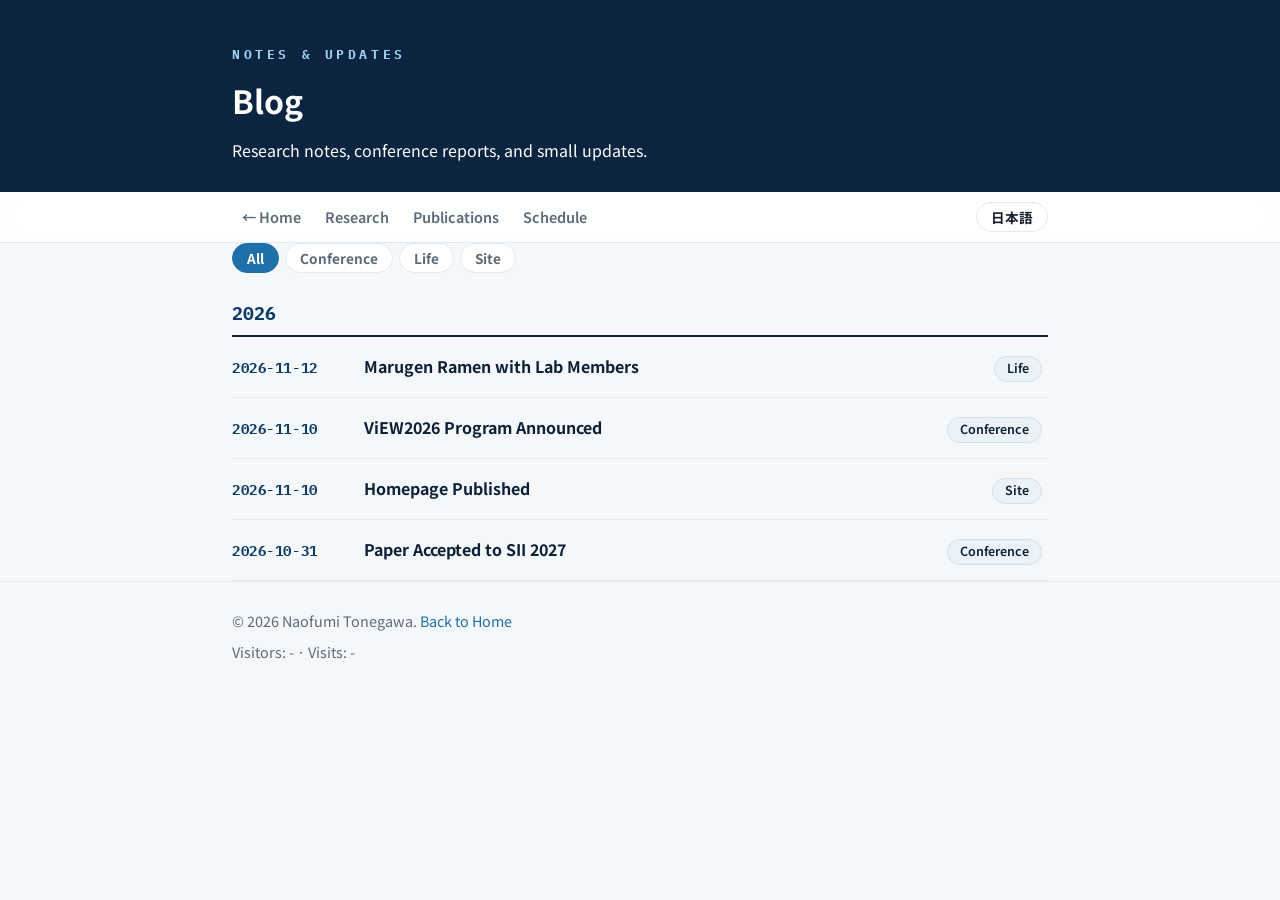
<file: blog.html>
<!DOCTYPE html>
<html lang="en">
<head>
<meta charset="UTF-8">
<meta name="viewport" content="width=device-width, initial-scale=1.0">
<title>Blog — Naofumi Tonegawa</title>
<meta name="description" content="Blog of Naofumi Tonegawa — notes on gaze-controlled assistive robotics research, conferences, and daily progress.">
<link rel="preconnect" href="https://fonts.googleapis.com">
<link href="https://fonts.googleapis.com/css2?family=IBM+Plex+Mono:wght@500;700&family=Noto+Sans+JP:wght@400;700;900&display=swap" rel="stylesheet">

<script>try{document.documentElement.dataset.lang=(localStorage.getItem('mugi-lang')==='ja')?'ja':'en';}catch(e){document.documentElement.dataset.lang='en';}</script>
<link rel="stylesheet" href="blog/style.css">
</head>
<body>

<header class="hero">
  <div class="wrap">
    <div class="kicker">Notes &amp; Updates</div>
    <h1><span class="l-en">Blog</span><span class="l-ja">ブログ</span></h1>
    <div class="sub"><span class="l-en">Research notes, conference reports, and small updates.</span><span class="l-ja">研究ノート、学会レポート、小さな更新。</span></div>
  </div>
</header>

<nav class="toc">
  <div class="wrap">
    <a href="index.html"><span class="l-en">← Home</span><span class="l-ja">← ホーム</span></a>
    <a href="index.html#research"><span class="l-en">Research</span><span class="l-ja">研究</span></a>
    <a href="index.html#publications"><span class="l-en">Publications</span><span class="l-ja">業績</span></a>
    <a href="index.html#schedule"><span class="l-en">Schedule</span><span class="l-ja">予定</span></a>
    <button id="langBtn" type="button">日本語</button>
  </div>
</nav>

<main class="wrap">

  <div class="filters" id="filters">
    <button type="button" data-filter="all" class="on"><span class="l-en">All</span><span class="l-ja">すべて</span></button>
    <button type="button" data-filter="conference"><span class="l-en">Conference</span><span class="l-ja">学会</span></button>
    <button type="button" data-filter="life"><span class="l-en">Life</span><span class="l-ja">日常</span></button>
    <button type="button" data-filter="site"><span class="l-en">Site</span><span class="l-ja">サイト</span></button>
  </div>

  <!--
    ★ 新しい記事の追加 ★
    1. blog/_template.html をコピーして blog/<id>.html を作り、本文を書く
    2. 下の <a class="entry" ...> を1つコピーして、年見出しの直下（一番上）に貼る
       （href・data-cat・日付・タイトル・カテゴリ名を書き換える）
    3. 年が変わったら <div class="year">2027</div> を新しい年の先頭に足す
  -->

  <div class="year">2026</div>

  <a class="entry" href="blog/marugen-ramen.html" data-cat="life">
    <span class="date">2026-11-12</span>
    <span class="etitle"><span class="l-en">Marugen Ramen with Lab Members</span><span class="l-ja">研究室メンバーと丸源ラーメンへ</span></span>
    <span class="tag"><span class="l-en">Life</span><span class="l-ja">日常</span></span>
  </a>

  <a class="entry" href="blog/view2026-program.html" data-cat="conference">
    <span class="date">2026-11-10</span>
    <span class="etitle"><span class="l-en">ViEW2026 Program Announced</span><span class="l-ja">ViEW2026のプログラムが公開されました</span></span>
    <span class="tag"><span class="l-en">Conference</span><span class="l-ja">学会</span></span>
  </a>

  <a class="entry" href="blog/homepage.html" data-cat="site">
    <span class="date">2026-11-10</span>
    <span class="etitle"><span class="l-en">Homepage Published</span><span class="l-ja">ホームページを公開しました</span></span>
    <span class="tag"><span class="l-en">Site</span><span class="l-ja">サイト</span></span>
  </a>

  <a class="entry" href="blog/sii2027-accepted.html" data-cat="conference">
    <span class="date">2026-10-31</span>
    <span class="etitle"><span class="l-en">Paper Accepted to SII 2027</span><span class="l-ja">SII 2027に論文が採択されました</span></span>
    <span class="tag"><span class="l-en">Conference</span><span class="l-ja">学会</span></span>
  </a>

  <p class="empty" id="empty"><span class="l-en">No posts in this category yet.</span><span class="l-ja">このカテゴリの記事はまだありません。</span></p>

</main>

<footer>
  <div class="wrap">
    &copy; <span id="year"></span> Naofumi Tonegawa. <a href="index.html"><span class="l-en">Back to Home</span><span class="l-ja">ホームへ戻る</span></a>
    <div style="margin-top:6px;"><span class="l-en">Visitors:</span><span class="l-ja">来訪者：</span> <span id="busuanzi_value_site_uv">-</span> · <span class="l-en">Visits:</span><span class="l-ja">訪問数：</span> <span id="busuanzi_value_site_pv">-</span></div>
  </div>
</footer>
<script async src="https://busuanzi.ibruce.info/busuanzi/2.3/busuanzi.pure.mini.js"></script>
<script src="blog/blog.js"></script>
</body>
</html>
</file>
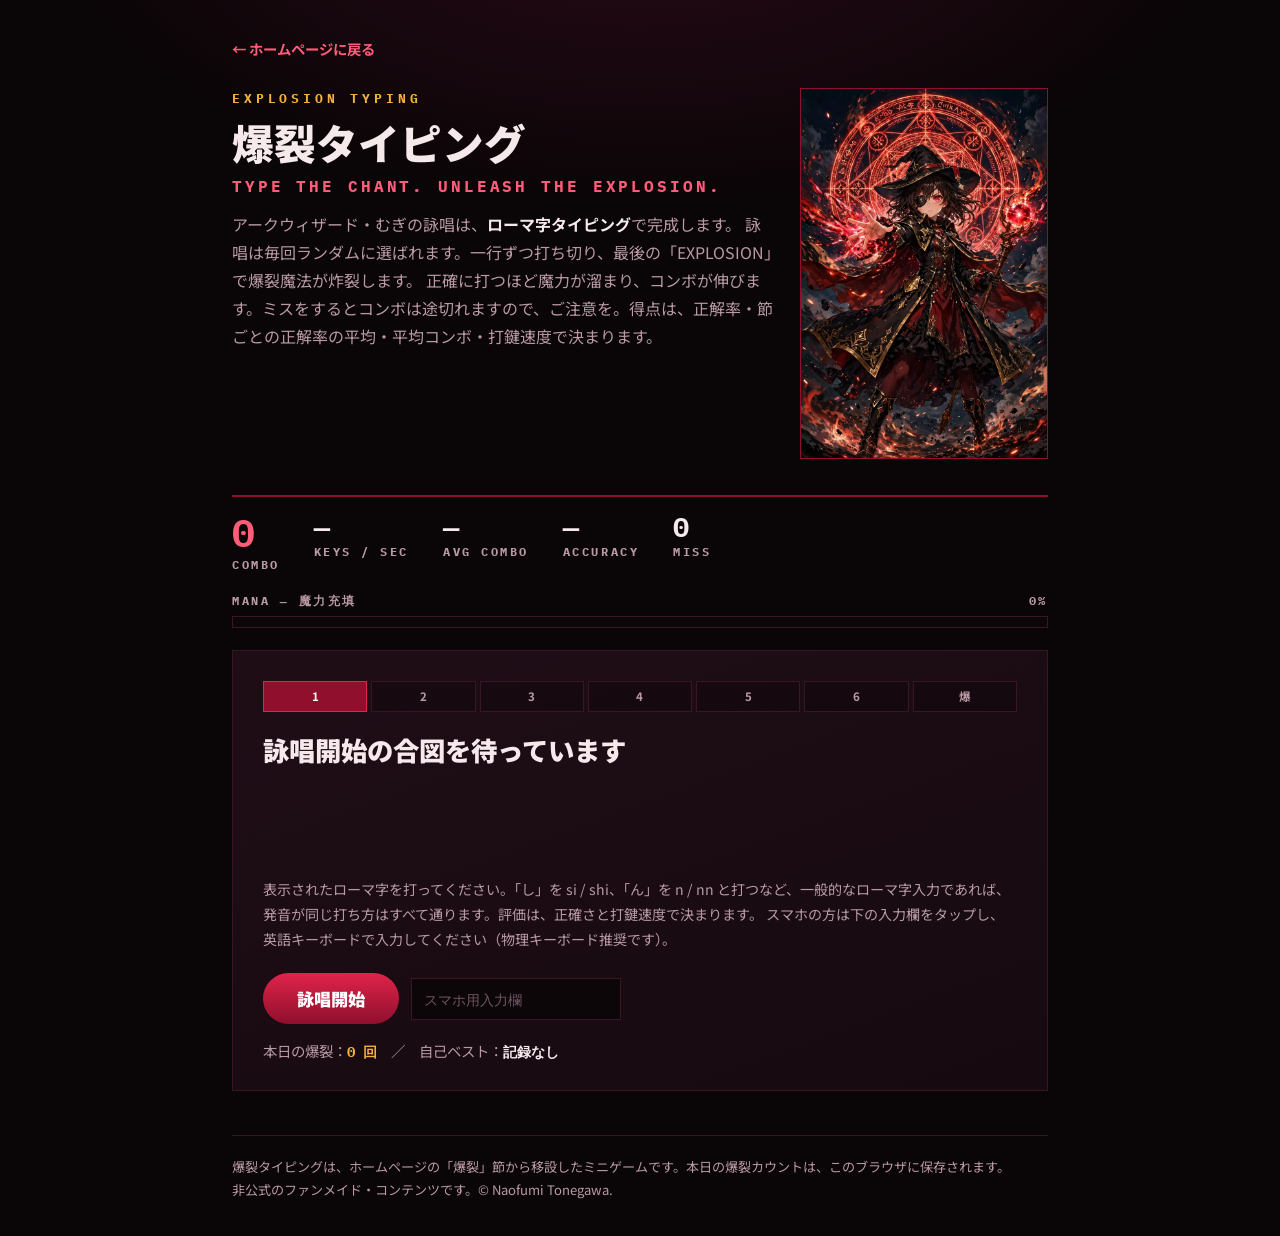
<file: explosion.html>
<!DOCTYPE html>
<html lang="ja">
<head>
<meta charset="UTF-8">
<meta name="viewport" content="width=device-width, initial-scale=1.0">
<title>爆裂タイピング ― Explosion Typing | Naofumi Tonegawa</title>
<meta name="description" content="詠唱をタイピングして爆裂魔法を放つ、ブラウザで遊べるミニゲーム。紅魔族のアークウィザード・むぎの爆裂魔法ページ。">
<link rel="preconnect" href="https://fonts.googleapis.com">
<link href="https://fonts.googleapis.com/css2?family=IBM+Plex+Mono:wght@500;700&family=Noto+Sans+JP:wght@400;700;900&display=swap" rel="stylesheet">
<style>
  :root{
    --bg:#0a0507; --panel:#160a10; --panel2:#1f0d16;
    --crimson:#e0244a; --crimson-deep:#8f0f2c; --crimson-soft:#ff5c7a;
    --gold:#f2b13c; --ink:#f5e9ec; --sub:#b99aa4; --line:#3a1622;
  }
  *{box-sizing:border-box; margin:0; padding:0;}
  body{font-family:"Noto Sans JP","Hiragino Kaku Gothic ProN","Yu Gothic",sans-serif;
       background:radial-gradient(1100px 600px at 50% -10%, #2b0a18 0%, var(--bg) 55%);
       color:var(--ink); line-height:1.75; min-height:100vh;
       -webkit-font-smoothing:antialiased; overflow-x:hidden;}
  ::selection{background:var(--crimson); color:#fff;}
  .wrap{max-width:860px; margin:0 auto; padding:0 22px;}
  a{color:var(--crimson-soft);}

  header{padding:34px 0 6px;}
  .back{font-size:.9rem; font-weight:700; text-decoration:none;}
  .back:hover{text-decoration:underline;}
  .kicker{font-family:"IBM Plex Mono",monospace; font-size:.8rem; font-weight:700;
    letter-spacing:.3em; text-transform:uppercase; color:var(--gold); margin-top:26px;}
  h1{font-size:2.6rem; font-weight:900; line-height:1.25; margin-top:6px;}
  h1 .en{font-family:"IBM Plex Mono",monospace; font-size:1rem; letter-spacing:.18em;
    color:var(--crimson-soft); display:block; margin-top:8px; font-weight:700;}
  .intro{margin-top:14px; color:var(--sub); max-width:640px;}
  .intro strong{color:var(--ink);}

  /* ===== HUD ===== */
  .hud{display:flex; flex-wrap:wrap; gap:10px 34px; margin-top:30px;
    border-top:2px solid var(--crimson-deep); padding-top:14px;
    font-family:"IBM Plex Mono",monospace;}
  .hud .cell .v{font-size:1.7rem; font-weight:700; line-height:1.15;}
  .hud .cell:first-child .v{font-size:2.4rem; color:var(--crimson-soft);}
  .hud .cell .l{font-size:.72rem; letter-spacing:.22em; color:var(--sub); font-weight:700;}
  .mana{margin-top:16px;}
  .mana .l{font-family:"IBM Plex Mono",monospace; font-size:.72rem; letter-spacing:.22em;
    color:var(--sub); font-weight:700; display:flex; justify-content:space-between;}
  .mana .bar{height:12px; border:1px solid var(--line); background:#0d0609; margin-top:5px;}
  .mana .fill{height:100%; width:0%; background:linear-gradient(90deg,var(--crimson-deep),var(--crimson),var(--gold));
    transition:width .18s ease;}

  /* ===== stage ===== */
  .stage{margin-top:22px; background:linear-gradient(160deg,var(--panel2),var(--panel));
    border:1px solid var(--line); padding:30px 30px 26px; position:relative;}
  .steps{display:flex; gap:4px; margin-bottom:18px;}
  .steps .dot{flex:1; min-width:0; text-align:center; font-size:.72rem; font-weight:700; color:var(--sub);
    border:1px solid var(--line); padding:4px 0; background:rgba(0,0,0,.25);}
  .steps .dot.on{color:#fff; border-color:var(--crimson); background:var(--crimson-deep);}
  .steps .dot.done{color:var(--gold); border-color:var(--gold);}
  .jp{font-size:1.65rem; font-weight:900; line-height:1.5; min-height:2.4em;}
  .romaji{font-family:"IBM Plex Mono",monospace; font-size:1.45rem; font-weight:500;
    letter-spacing:.06em; margin-top:10px; word-break:break-all; line-height:1.9; min-height:2.6em;}
  .romaji .todo{color:#6d5560;}
  .romaji .done{color:var(--crimson-soft);}
  .romaji .cur{color:#fff; background:var(--crimson); padding:0 2px; animation:blink 1s steps(1) infinite;}
  .romaji .gap{display:inline-block; width:.55em;}
  @keyframes blink{50%{background:var(--crimson-deep);}}
  .romaji.miss{animation:missShake .18s ease;}
  @keyframes missShake{25%{transform:translateX(-4px)}75%{transform:translateX(4px)}}
  .hint{margin-top:14px; font-size:.88rem; color:var(--sub);}
  .hint kbd{font-family:"IBM Plex Mono",monospace; border:1px solid var(--line);
    border-bottom-width:2px; padding:0 6px; font-size:.82rem; background:#0d0609; color:var(--ink);}

  .controls{margin-top:22px; display:flex; flex-wrap:wrap; gap:12px; align-items:center;}
  #startBtn{background:linear-gradient(180deg,var(--crimson),var(--crimson-deep)); color:#fff;
    border:none; cursor:pointer; font-family:inherit; font-weight:900; font-size:1.08rem;
    padding:13px 34px; border-radius:999px; transition:transform .15s ease;}
  #startBtn:hover{transform:scale(1.05);}
  #startBtn:disabled{opacity:.55; cursor:wait; transform:none;}
  #mobileInput{font-family:"IBM Plex Mono",monospace; font-size:1rem; width:210px;
    background:#0d0609; color:var(--ink); border:1px solid var(--line); padding:10px 12px;}
  #mobileInput::placeholder{color:#6d5560; font-size:.85rem;}
  .today{font-size:.9rem; color:var(--sub);}
  .today b{color:var(--gold); font-family:"IBM Plex Mono",monospace;}
  .best{font-size:.9rem; color:var(--sub);}
  .best b{color:var(--ink); font-family:"IBM Plex Mono",monospace;}

  /* ===== result ===== */
  #result{display:none; margin-top:22px; border:1px solid var(--gold);
    background:linear-gradient(160deg,#221206,#160a10); padding:28px 30px;}
  #result.show{display:block;}
  #result .collapse{font-weight:900; font-size:1.25rem;}
  #result .rankRow{display:flex; flex-wrap:wrap; align-items:baseline; gap:8px 26px; margin-top:10px;}
  #rank{font-family:"IBM Plex Mono",monospace; font-size:4.2rem; font-weight:700;
    color:var(--gold); line-height:1;}
  #result table{border-collapse:collapse; margin-top:14px; font-size:.98rem;}
  #result td{padding:3px 22px 3px 0;}
  #result td:first-child{color:var(--sub); font-size:.85rem; font-weight:700; letter-spacing:.08em;}
  #result td:last-child{font-family:"IBM Plex Mono",monospace; font-weight:700;}
  #retryBtn{margin-top:18px; background:#fff; color:#160a10; border:none; cursor:pointer;
    font-family:inherit; font-weight:900; font-size:1rem; padding:11px 28px; border-radius:999px;}
  #retryBtn:hover{transform:scale(1.04);}
  .newbest{color:var(--gold); font-weight:900;}

  /* ===== effects (ホームページから移設) ===== */
  #flash{position:fixed; inset:0; background:#fff1f3; opacity:0; pointer-events:none; z-index:90;}
  .ring{position:fixed; border:4px solid rgba(255,92,122,.9); border-radius:50%; pointer-events:none; z-index:91;}
  .spark{position:fixed; width:8px; height:8px; border-radius:50%; pointer-events:none; z-index:91;}
  body.shake{animation:shake .5s ease;}
  body.shake-big{animation:shakeBig .8s ease;}
  @keyframes shake{0%,100%{transform:translate(0,0)}20%{transform:translate(-6px,3px)}40%{transform:translate(5px,-4px)}60%{transform:translate(-4px,-2px)}80%{transform:translate(4px,2px)}}
  @keyframes shakeBig{0%,100%{transform:translate(0,0)}15%{transform:translate(-14px,7px)}30%{transform:translate(12px,-9px)}45%{transform:translate(-10px,-5px)}60%{transform:translate(9px,5px)}75%{transform:translate(-5px,-3px)}90%{transform:translate(3px,2px)}}


  .hero-flex{display:flex; gap:26px; align-items:flex-start;}
  .hero-text{flex:1; min-width:0;}
  .hero-img{width:248px; max-width:44vw; display:block; border:1px solid var(--crimson-deep); margin-top:26px;}
  .room-img{width:100%; display:block; margin-top:16px; border:1px solid var(--line);}
  .room-cap{font-size:.85rem; color:var(--sub); margin-top:6px;}
  footer{margin-top:44px; padding:20px 0 34px; border-top:1px solid var(--line);
    font-size:.82rem; color:var(--sub);}
  @media (max-width:680px){
    .hero-flex{flex-direction:column;} .hero-img{width:190px; margin-top:2px;}
    h1{font-size:2rem;} .jp{font-size:1.3rem;} .romaji{font-size:1.15rem;}
    .stage{padding:22px 18px;} #rank{font-size:3.2rem;}
  }
</style>
</head>
<body>
<div class="wrap">
  <header>
    <a class="back" href="index.html">← ホームページに戻る</a>
    <div class="hero-flex">
    <div class="hero-text">
    <div class="kicker">Explosion Typing</div>
    <h1>爆裂タイピング<span class="en">TYPE THE CHANT. UNLEASH THE EXPLOSION.</span></h1>
    <p class="intro">アークウィザード・むぎの詠唱は、<strong>ローマ字タイピング</strong>で完成します。
      詠唱は毎回ランダムに選ばれます。一行ずつ打ち切り、最後の「EXPLOSION」で爆裂魔法が炸裂します。
      正確に打つほど魔力が溜まり、コンボが伸びます。ミスをするとコンボは途切れますので、ご注意を。得点は、正解率・節ごとの正解率の平均・平均コンボ・打鍵速度で決まります。</p>
    </div>
    <img class="hero-img" src="[data-uri]" alt="魔法陣を背に詠唱するアークウィザード・むぎりんのイラスト">
    </div>
  </header>

  <div class="hud">
    <div class="cell"><div class="v" id="hudCombo">0</div><div class="l">COMBO</div></div>
    <div class="cell"><div class="v" id="hudKps">―</div><div class="l">KEYS / SEC</div></div>
    <div class="cell"><div class="v" id="hudAvg">―</div><div class="l">AVG COMBO</div></div>
    <div class="cell"><div class="v" id="hudAcc">―</div><div class="l">ACCURACY</div></div>
    <div class="cell"><div class="v" id="hudMiss">0</div><div class="l">MISS</div></div>
  </div>
  <div class="mana">
    <div class="l"><span>MANA ― 魔力充填</span><span id="manaPct">0%</span></div>
    <div class="bar"><div class="fill" id="manaFill"></div></div>
  </div>

  <div class="stage" id="stage">
    <div class="steps" id="steps"></div>
    <div class="jp" id="jpText">詠唱開始の合図を待っています</div>
    <div class="romaji" id="romaji"></div>
    <p class="hint">表示されたローマ字を打ってください。「し」を si / shi、「ん」を n / nn と打つなど、一般的なローマ字入力であれば、発音が同じ打ち方はすべて通ります。評価は、正確さと打鍵速度で決まります。
      スマホの方は下の入力欄をタップし、英語キーボードで入力してください（物理キーボード推奨です）。</p>
    <div class="controls">
      <button id="startBtn" type="button">詠唱開始</button>
      <input id="mobileInput" type="text" placeholder="スマホ用入力欄" autocomplete="off" autocapitalize="off" autocorrect="off" spellcheck="false" lang="en">
    </div>
    <p class="today" style="margin-top:14px;">本日の爆裂：<b id="todayCount">0 回</b>　／　<span class="best">自己ベスト：<b id="bestView">記録なし</b></span></p>
  </div>

  <div id="result">
    <div class="collapse">エクスプロージョン！ ―― むぎは魔力を使い果たし、力尽きました。</div>
    <img class="room-img" src="[data-uri]" alt="草原で倒れて眠るむぎりんと、口を開けたカエル">
    <p class="room-cap">力尽きたむぎりんは、部屋で休んでいます。イラストはスペース「紅魔族むぎりんの部屋」より。</p>
    <div class="rankRow"><div id="rank">S</div><div id="rankComment"></div></div>
    <div id="newBest" class="newbest" style="display:none;">★ 自己ベスト更新です</div>
    <table>
      <tr><td>得点</td><td id="rScore">―</td></tr>
      <tr><td>打鍵速度</td><td id="rKps">―</td></tr>
      <tr><td>正解率</td><td id="rAcc">―</td></tr>
      <tr><td>節ごとの正解率の平均</td><td id="rLineAcc">―</td></tr>
      <tr><td>平均コンボ</td><td id="rAvg">―</td></tr>
      <tr><td>最大コンボ</td><td id="rCombo">―</td></tr>
      <tr><td>ミス</td><td id="rMiss">―</td></tr>
    </table>
    <button id="retryBtn" type="button">もう一発、詠唱する</button>
  </div>

  <footer>
    爆裂タイピングは、ホームページの「爆裂」節から移設したミニゲームです。本日の爆裂カウントは、このブラウザに保存されます。<br>
    非公式のファンメイド・コンテンツです。© Naofumi Tonegawa.
  </footer>
</div>

<div id="flash"></div>
<script>
(function(){
  'use strict';
  var CHANTS = [
    [
      ['黒より黒く闇より暗き漆黒に我が深紅の混淆を望みたもう。', 'くろより くろく やみより くらき しっこくに わが しんくの こんこうを のぞみたもう'],
      ['覚醒のとき来たれり。', 'かくせいの とき きたれり'],
      ['無謬の境界に落ちし理。', 'むびゅうの きょうかいに おちし ことわり'],
      ['無行の歪みとなりて現出せよ！', 'むぎょうの ゆがみと なりて げんしゅつ せよ'],
      ['踊れ踊れ踊れ、', 'おどれ おどれ おどれ'],
      ['我が力の奔流に望むは崩壊なり。', 'わが ちからの ほんりゅうに のぞむは ほうかい なり'],
      ['並ぶ者なき崩壊なり。', 'ならぶ ものなき ほうかい なり'],
      ['万象等しく灰塵に帰し、', 'ばんしょう ひとしく かいじんに きし'],
      ['深淵より来たれ！', 'しんえんより きたれ'],
      ['これが人類最大の威力の攻撃手段、', 'これが じんるい さいだいの いりょくの こうげき しゅだん'],
      ['これこそが究極の攻撃魔法、', 'これこそが きゅうきょくの こうげき まほう']
    ],
    [
      ['光に覆われし漆黒よ。', 'ひかりに おおわれし しっこくよ'],
      ['夜を纏いし爆炎よ。', 'よるを まといし ばくえんよ'],
      ['紅魔の名のもとに原初の崩壊を顕現す。', 'こうまの なの もとに げんしょの ほうかいを けんげん す'],
      ['終焉の王国の地に、', 'しゅうえんの おうこくの ちに'],
      ['力の根源を隠匿せし者。', 'ちからの こんげんを いんとく せし もの'],
      ['我が前に統べよ！', 'わが まえに すべよ']
    ],
    [
      ['紅き黒炎、', 'あかき こくえん'],
      ['万界の王。', 'ばんかいの おう'],
      ['天地の法を敷衍すれど、', 'てんちの ほうを ふえん すれど'],
      ['我は万象昇温の理。', 'われは ばんしょう しょうおんの ことわり'],
      ['崩壊破壊の別名なり。', 'ほうかい はかいの べつめい なり'],
      ['永劫の鉄槌は我がもとに下れ！', 'えいごうの てっついは わが もとに くだれ']
    ],
    [
      ['我が名はめぐみん。', 'わが なは めぐみん'],
      ['紅魔族随一の魔法の使い手にして、', 'こうまぞく ずいいちの まほうの つかいてに して'],
      ['爆裂魔法を操りし者。', 'ばくれつ まほうを あやつりし もの'],
      ['我が力、', 'わが ちから'],
      ['見るがいい！', 'みるが いい']
    ],
    [
      ['我が深紅の流出を以て、', 'わが しんくの りゅうしゅつを もって'],
      ['白き世界を覆さん！', 'しろき せかいを くつがえさん']
    ],
    [
      ['光に覆われし漆黒よ。', 'ひかりに おおわれし しっこくよ'],
      ['夜を纏いし爆炎よ。', 'よるを まといし ばくえんよ'],
      ['他はともかく、', 'ほかは ともかく'],
      ['爆裂魔法のことに関しては私は誰にも負けたくないのです！', 'ばくれつ まほうの ことに かんしては わたしは だれにも まけたく ないのです'],
      ['行きます！', 'いきます'],
      ['我が究極の破壊魔法、', 'わが きゅうきょくの はかい まほう']
    ],
    [
      ['空蝉に忍び寄る叛逆の摩天楼。', 'うつせみに しのびよる はんぎゃくの まてんろう'],
      ['我が前に訪れた静寂なる神雷。', 'わが まえに おとずれた せいじゃくなる しんらい'],
      ['時は来た！', 'ときは きた'],
      ['今、眠りから目覚め、我が狂気を以て現界せよ！', 'いま ねむりから めざめ わが きょうきを もって げんかい せよ'],
      ['穿て！', 'うがて']
    ],
    [
      ['爆走…爆走…爆走……', 'ばくそう ばくそう ばくそう'],
      ['最高最強にして最大の魔法、', 'さいこう さいきょうにして さいだいの まほう'],
      ['爆裂魔法の使い手、', 'ばくれつ まほうの つかいて'],
      ['我が名はめぐみん。', 'わが なは めぐみん'],
      ['我に許されし一撃は同胞の愛にも似た盲目を奏で、', 'われに ゆるされし いちげきは どうほうの あいにも にた もうもくを かなで'],
      ['塑性を脆性へと葬り去る。', 'そせいを ぜいせいへと ほうむりさる'],
      ['強き鼓動を享受する。', 'つよき こどうを きょうじゅ する'],
      ['哀れな獣よ、', 'あわれな けものよ'],
      ['紅き黒炎と同調し、', 'あかき こくえんと どうちょうし'],
      ['血潮となりて償いたまえ！', 'ちしおと なりて つぐないたまえ'],
      ['穿て！', 'うがて']
    ]
  ];

  // ===== ローマ字入力の変換表（かな → 受け付けるローマ字。先頭が表示用） =====
  var BASE = {};
  (function(){
    var rows = {
      'あいうえお': [['a'],['i'],['u','wu'],['e'],['o']],
      'かきくけこ': [['ka','ca'],['ki'],['ku','cu','qu'],['ke'],['ko','co']],
      'さしすせそ': [['sa'],['shi','si','ci'],['su'],['se','ce'],['so']],
      'たちつてと': [['ta'],['chi','ti'],['tsu','tu'],['te'],['to']],
      'なにぬねの': [['na'],['ni'],['nu'],['ne'],['no']],
      'はひふへほ': [['ha'],['hi'],['fu','hu'],['he'],['ho']],
      'まみむめも': [['ma'],['mi'],['mu'],['me'],['mo']],
      'やゆよ': [['ya'],['yu'],['yo']],
      'らりるれろ': [['ra'],['ri'],['ru'],['re'],['ro']],
      'わを': [['wa'],['wo']],
      'がぎぐげご': [['ga'],['gi'],['gu'],['ge'],['go']],
      'ざじずぜぞ': [['za'],['ji','zi'],['zu'],['ze'],['zo']],
      'だぢづでど': [['da'],['di'],['du'],['de'],['do']],
      'ばびぶべぼ': [['ba'],['bi'],['bu'],['be'],['bo']],
      'ぱぴぷぺぽ': [['pa'],['pi'],['pu'],['pe'],['po']]
    };
    Object.keys(rows).forEach(function(k){
      for (var i=0;i<k.length;i++) BASE[k[i]] = rows[k][i];
    });
  })();
  var YOON_C = {'き':['ky'],'し':['sh','sy'],'ち':['ch','ty'],'に':['ny'],'ひ':['hy'],'み':['my'],'り':['ry'],
                'ぎ':['gy'],'じ':['j','zy','jy'],'び':['by'],'ぴ':['py']};
  var SMALL = {'ゃ':'a','ゅ':'u','ょ':'o'};

  // 1文字分（拗音を含む）の候補を返す。{opts, n} n=消費した文字数
  function tok(str, i){
    var c = str[i], nx = str[i+1];
    if (c === 'っ'){
      var t = tok(str, i+1), opts = [];
      t.opts.forEach(function(o){
        if (!/[aiueon]/.test(o[0])){
          opts.push(o[0] + o);
          if (o.slice(0,2) === 'ch') opts.push('t' + o);
        }
      });
      t.opts.forEach(function(o){ opts.push('ltu' + o); opts.push('xtu' + o); });
      return { opts: opts, n: 1 + t.n };
    }
    if (c === 'ん'){
      var after = str[i+1];
      var canN = false;
      if (after && after !== ' '){
        var t2 = tok(str, i+1);
        canN = t2.opts.every(function(o){ return !/[aiueony]/.test(o[0]); });
      }
      return { opts: canN ? ['n','nn','xn'] : ['nn','xn'], n: 1 };
    }
    if (nx && SMALL[nx] && YOON_C[c]){
      var v = SMALL[nx], o2 = YOON_C[c].map(function(p){ return p + v; });
      BASE[c].forEach(function(b){ o2.push(b + 'ly' + v); o2.push(b + 'xy' + v); });
      return { opts: o2, n: 2 };
    }
    if (!BASE[c]) throw new Error('未対応のかな: ' + c);
    return { opts: BASE[c].slice(), n: 1 };
  }
  function buildUnits(kana){
    var units = [], gap = false, i = 0;
    while (i < kana.length){
      if (kana[i] === ' '){ gap = true; i++; continue; }
      var t = tok(kana, i);
      units.push({ opts: t.opts, gap: gap, done: '' });
      gap = false; i += t.n;
    }
    return units;
  }
  function explosionUnits(){
    return 'explosion'.split('').map(function(l, k){ return { opts: [l], gap: false, done: '', upper: true }; });
  }

  var PHRASES = [], lastChant = -1, totalUnits = 0;

  var $ = function(id){ return document.getElementById(id); };
  var jpEl=$('jpText'), romaEl=$('romaji'), stepsEl=$('steps'),
      comboEl=$('hudCombo'), kpsEl=$('hudKps'), avgEl=$('hudAvg'), accEl=$('hudAcc'), missEl=$('hudMiss'),
      manaFill=$('manaFill'), manaPct=$('manaPct'),
      startBtn=$('startBtn'), retryBtn=$('retryBtn'), resultEl=$('result'),
      mobileInput=$('mobileInput'), flash=$('flash'), stage=$('stage');

  // 詠唱をランダムに選び、行ごとの進行ドットを作り直す
  function pickChant(){
    var n;
    do { n = Math.floor(Math.random() * CHANTS.length); } while (n === lastChant && CHANTS.length > 1);
    lastChant = n;
    PHRASES = CHANTS[n].map(function(l){ return { jp: l[0], units: buildUnits(l[1]) }; });
    PHRASES.push({ jp: 'エクスプロージョン！', units: explosionUnits() });
    totalUnits = PHRASES.reduce(function(sum, p){ return sum + p.units.length; }, 0);
    stepsEl.innerHTML = '';
    PHRASES.forEach(function(p, i){
      var d = document.createElement('div'); d.className = 'dot'; d.id = 'step' + i;
      d.textContent = (i === PHRASES.length - 1) ? '爆' : (i + 1);
      stepsEl.appendChild(d);
    });
  }
  pickChant();

  var today = 0;
  try {
    var saved = JSON.parse(localStorage.getItem('mugi-boom') || '{}');
    if (saved.date === new Date().toDateString()) today = saved.count || 0;
  } catch(e){}
  function renderToday(){ $('todayCount').textContent = today + ' 回'; }
  function saveToday(){
    try { localStorage.setItem('mugi-boom', JSON.stringify({date:new Date().toDateString(), count:today})); } catch(e){}
  }
  renderToday();

  var best = null;
  try { best = JSON.parse(localStorage.getItem('mugi-explosion-typing-best-v3') || 'null'); } catch(e){}
  function renderBest(){
    $('bestView').textContent = best ? (best.rank + ' ／ ' + best.score.toFixed(1) + ' 点 ／ 正解率 ' + best.acc.toFixed(1) + '%') : '記録なし';
  }
  renderBest();

  var state = 'idle';
  var pi = 0, ui = 0, typed = '', pending = false, unitsDone = 0;
  var correct = 0, miss = 0, combo = 0, maxCombo = 0;
  var lineC = 0, lineM = 0, lineAccs = [];
  var startAt = null, timerId = null;

  function curUnits(){ return PHRASES[pi].units; }

  function renderPhrase(){
    var p = PHRASES[pi], units = p.units;
    jpEl.textContent = p.jp;
    romaEl.innerHTML = '';
    var curSet = false;
    units.forEach(function(u, i){
      if (u.gap){ var g=document.createElement('span'); g.className='gap'; romaEl.appendChild(g); }
      var done = '', rest = '';
      if (i < ui){ done = u.done; }
      else if (i === ui){
        var o = u.opts.filter(function(x){ return x.indexOf(typed) === 0; })[0] || u.opts[0];
        done = typed; rest = o.slice(typed.length);
      } else { rest = u.opts[0]; }
      if (u.upper){ done = done.toUpperCase(); rest = rest.toUpperCase(); }
      for (var k=0;k<done.length;k++){ var a=document.createElement('span'); a.className='done'; a.textContent=done[k]; romaEl.appendChild(a); }
      for (var m=0;m<rest.length;m++){
        var b=document.createElement('span');
        b.className = !curSet ? 'cur' : 'todo'; curSet = true;
        b.textContent = rest[m]; romaEl.appendChild(b);
      }
    });
    for (var i2=0; i2<PHRASES.length; i2++){
      var d=$('step'+i2);
      d.className = 'dot' + (i2 < pi ? ' done' : (i2 === pi ? ' on' : ''));
    }
  }
  function avgCombo(){ return correct / (miss + 1); }
  function elapsed(){ return startAt ? (performance.now() - startAt) / 1000 : 0; }
  function kpsNow(){ var t = elapsed(); return t > 0 ? correct / t : 0; }
  function renderHud(){
    comboEl.textContent = combo;
    missEl.textContent = miss;
    var totalKeys = correct + miss;
    accEl.textContent = totalKeys ? Math.round(correct / totalKeys * 100) + '%' : '―';
    avgEl.textContent = totalKeys ? avgCombo().toFixed(1) : '―';
    kpsEl.textContent = startAt && correct ? kpsNow().toFixed(1) : '―';
    var pct = Math.floor(unitsDone / totalUnits * 100);
    manaFill.style.width = pct + '%';
    manaPct.textContent = pct + '%';
  }

  // 1文字入力を判定する。true=受理 / false=ミス
  function step(ch){
    var units = curUnits(), u = units[ui];
    var tryTyped = typed + ch;
    var cand = u.opts.filter(function(o){ return o.indexOf(tryTyped) === 0; });
    if (cand.length){
      typed = tryTyped;
      if (u.opts.indexOf(typed) >= 0){
        var longer = u.opts.some(function(o){ return o.length > typed.length && o.indexOf(typed) === 0; });
        if (longer) pending = true; else finishUnit();
      }
      return true;
    }
    if (pending){          // 「ん」を n 1文字で確定し、次の文字として判定し直す
      finishUnit();
      if (ui < units.length) return step(ch);
    }
    return false;
  }
  function finishUnit(){
    curUnits()[ui].done = typed;
    ui++; typed = ''; pending = false; unitsDone++;
  }

  function burst(cx, cy, scale){
    flash.animate([{opacity:0},{opacity:.5*scale, offset:.15},{opacity:0}], {duration:420, easing:'ease-out'});
    var ring=document.createElement('div'); ring.className='ring';
    ring.style.left=cx+'px'; ring.style.top=cy+'px'; document.body.appendChild(ring);
    var size = 300*scale;
    var anim=ring.animate([
      {width:'10px',height:'10px',marginLeft:'-5px',marginTop:'-5px',opacity:.9},
      {width:size+'px',height:size+'px',marginLeft:(-size/2)+'px',marginTop:(-size/2)+'px',opacity:0}
    ], {duration:650, easing:'ease-out'});
    anim.onfinish=function(){ ring.remove(); };
    var colors=['#ff5c7a','#e0244a','#ffffff','#f2b13c','#ff8fa3'];
    var n = Math.floor(26*scale);
    for (var i=0;i<n;i++){
      var s=document.createElement('div'); s.className='spark';
      s.style.background=colors[i%colors.length];
      s.style.left=cx+'px'; s.style.top=cy+'px'; document.body.appendChild(s);
      var ang=Math.random()*Math.PI*2, dist=(70+Math.random()*200)*scale;
      var dx=Math.cos(ang)*dist, dy=Math.sin(ang)*dist+50;
      var a=s.animate([
        {transform:'translate(0,0) scale(1)',opacity:1},
        {transform:'translate('+dx+'px,'+dy+'px) scale(.3)',opacity:0}
      ], {duration:600+Math.random()*500, easing:'cubic-bezier(.17,.67,.35,1)'});
      a.onfinish=(function(el){ return function(){ el.remove(); }; })(s);
    }
    document.body.classList.remove('shake'); void document.body.offsetWidth;
    document.body.classList.add('shake');
    setTimeout(function(){ document.body.classList.remove('shake'); }, 550);
  }
  function bigExplosion(){
    var cx=window.innerWidth/2, cy=window.innerHeight/2;
    flash.animate([{opacity:0},{opacity:.95,offset:.12},{opacity:0}], {duration:700, easing:'ease-out'});
    for (var r=0;r<3;r++){
      (function(r){
        setTimeout(function(){
          var ring=document.createElement('div'); ring.className='ring';
          ring.style.left=cx+'px'; ring.style.top=cy+'px'; document.body.appendChild(ring);
          var anim=ring.animate([
            {width:'10px',height:'10px',marginLeft:'-5px',marginTop:'-5px',opacity:.95},
            {width:'720px',height:'720px',marginLeft:'-360px',marginTop:'-360px',opacity:0}
          ], {duration:900, easing:'ease-out'});
          anim.onfinish=function(){ ring.remove(); };
        }, r*140);
      })(r);
    }
    var colors=['#ff5c7a','#e0244a','#ffffff','#f2b13c','#ff8fa3'];
    for (var i=0;i<110;i++){
      var s=document.createElement('div'); s.className='spark';
      s.style.background=colors[i%colors.length];
      s.style.left=cx+'px'; s.style.top=cy+'px'; document.body.appendChild(s);
      var ang=Math.random()*Math.PI*2, dist=120+Math.random()*420;
      var dx=Math.cos(ang)*dist, dy=Math.sin(ang)*dist+80;
      var a=s.animate([
        {transform:'translate(0,0) scale(1.2)',opacity:1},
        {transform:'translate('+dx+'px,'+dy+'px) scale(.3)',opacity:0}
      ], {duration:800+Math.random()*700, easing:'cubic-bezier(.17,.67,.35,1)'});
      a.onfinish=(function(el){ return function(){ el.remove(); }; })(s);
    }
    document.body.classList.remove('shake-big'); void document.body.offsetWidth;
    document.body.classList.add('shake-big');
    setTimeout(function(){ document.body.classList.remove('shake-big'); }, 850);
  }

  function startGame(){
    pickChant();
    state='playing'; pi=0; ui=0; typed=''; pending=false; unitsDone=0;
    correct=0; miss=0; combo=0; maxCombo=0;
    lineC=0; lineM=0; lineAccs=[];
    startAt=null; clearInterval(timerId);
    resultEl.classList.remove('show');
    startBtn.disabled=true; startBtn.textContent='詠唱中……';
    renderPhrase(); renderHud();
    mobileInput.value='';
  }
  function finishGame(){
    state='done';
    clearInterval(timerId);
    var t = elapsed();
    today++; saveToday(); renderToday();
    bigExplosion();
    var totalKeys = correct + miss;
    var acc = totalKeys ? correct / totalKeys * 100 : 100;
    var lineAvg = lineAccs.length ? lineAccs.reduce(function(a,b){ return a+b; }, 0) / lineAccs.length : 100;
    var avg = avgCombo();
    var kps = t > 0 ? correct / t : 0;
    var comboScore = Math.min(100, avg / 30 * 100);          // 平均コンボ30以上で満点
    var speedScore = Math.min(100, kps / 5 * 100);           // 5キー/秒以上で満点
    var score = acc * 0.4 + lineAvg * 0.15 + comboScore * 0.25 + speedScore * 0.2;
    var rank, comment;
    if (score >= 98)      { rank='SS'; comment='寸分の狂いもない詠唱です。城ひとつ吹き飛ぶ威力でした。'; }
    else if (score >= 94) { rank='S';  comment='見事な詠唱です。今日一番の爆裂でした。'; }
    else if (score >= 86) { rank='A';  comment='安定した詠唱です。魔力の流れも良好でした。'; }
    else if (score >= 75) { rank='B';  comment='爆裂は成立しました。次はコンボを伸ばしましょう。'; }
    else                  { rank='C';  comment='詠唱は届きました。まずは正確さから鍛え直しです。'; }
    setTimeout(function(){
      $('rank').textContent = rank;
      $('rankComment').textContent = comment;
      $('rScore').textContent = score.toFixed(1) + ' 点';
      $('rKps').textContent = kps.toFixed(2) + ' キー/秒';
      $('rAcc').textContent = acc.toFixed(1) + ' %';
      $('rLineAcc').textContent = lineAvg.toFixed(1) + ' %';
      $('rAvg').textContent = avg.toFixed(1) + ' キー';
      $('rCombo').textContent = maxCombo + ' コンボ';
      $('rMiss').textContent = miss + ' 回';
      var isBest = !best || score > best.score;
      if (isBest){
        best = { rank:rank, score:score, acc:acc };
        try { localStorage.setItem('mugi-explosion-typing-best-v3', JSON.stringify(best)); } catch(e){}
        renderBest();
      }
      $('newBest').style.display = isBest ? 'block' : 'none';
      resultEl.classList.add('show');
      jpEl.textContent = '（力尽きて倒れています……）';
      romaEl.innerHTML = '';
      startBtn.disabled=false; startBtn.textContent='もう一度、詠唱開始';
      resultEl.scrollIntoView({behavior:'smooth', block:'nearest'});
    }, 950);
  }
  function typeChar(ch){
    if (state !== 'playing') return;
    if (!/^[a-zA-Z]$/.test(ch)) return;
    ch = ch.toLowerCase();
    if (!startAt){ startAt = performance.now(); timerId = setInterval(renderHud, 250); }
    if (step(ch)){
      correct++; lineC++; combo++;
      if (combo > maxCombo) maxCombo = combo;
      if (ui >= curUnits().length){
        lineAccs.push(lineC / (lineC + lineM) * 100);
        lineC = 0; lineM = 0;
        var rect = stage.getBoundingClientRect();
        burst(rect.left + rect.width/2, rect.top + 90, pi === PHRASES.length-1 ? 1 : 0.5 + 0.4 * pi / (PHRASES.length - 1));
        if (pi === PHRASES.length - 1){ renderHud(); finishGame(); return; }
        pi++; ui = 0; typed = ''; pending = false;
      }
      renderPhrase();
    } else {
      miss++; lineM++; combo = 0;
      romaEl.classList.remove('miss'); void romaEl.offsetWidth;
      romaEl.classList.add('miss');
    }
    renderHud();
  }

  document.addEventListener('keydown', function(e){
    if (e.target === mobileInput) return;
    if (e.key === 'Enter' && state !== 'playing'){ startGame(); return; }
    if (state === 'playing' && e.key.length === 1){ e.preventDefault(); typeChar(e.key); }
  });
  mobileInput.addEventListener('input', function(){
    var v = mobileInput.value;
    if (v){ typeChar(v[v.length-1]); }
    mobileInput.value = '';
  });
  mobileInput.addEventListener('keydown', function(e){ e.stopPropagation(); });
  startBtn.addEventListener('click', startGame);
  retryBtn.addEventListener('click', startGame);

  renderPhrase();
  jpEl.textContent = '詠唱開始の合図を待っています';
  romaEl.innerHTML = '';
})();
</script>
</body>
</html>
</file>
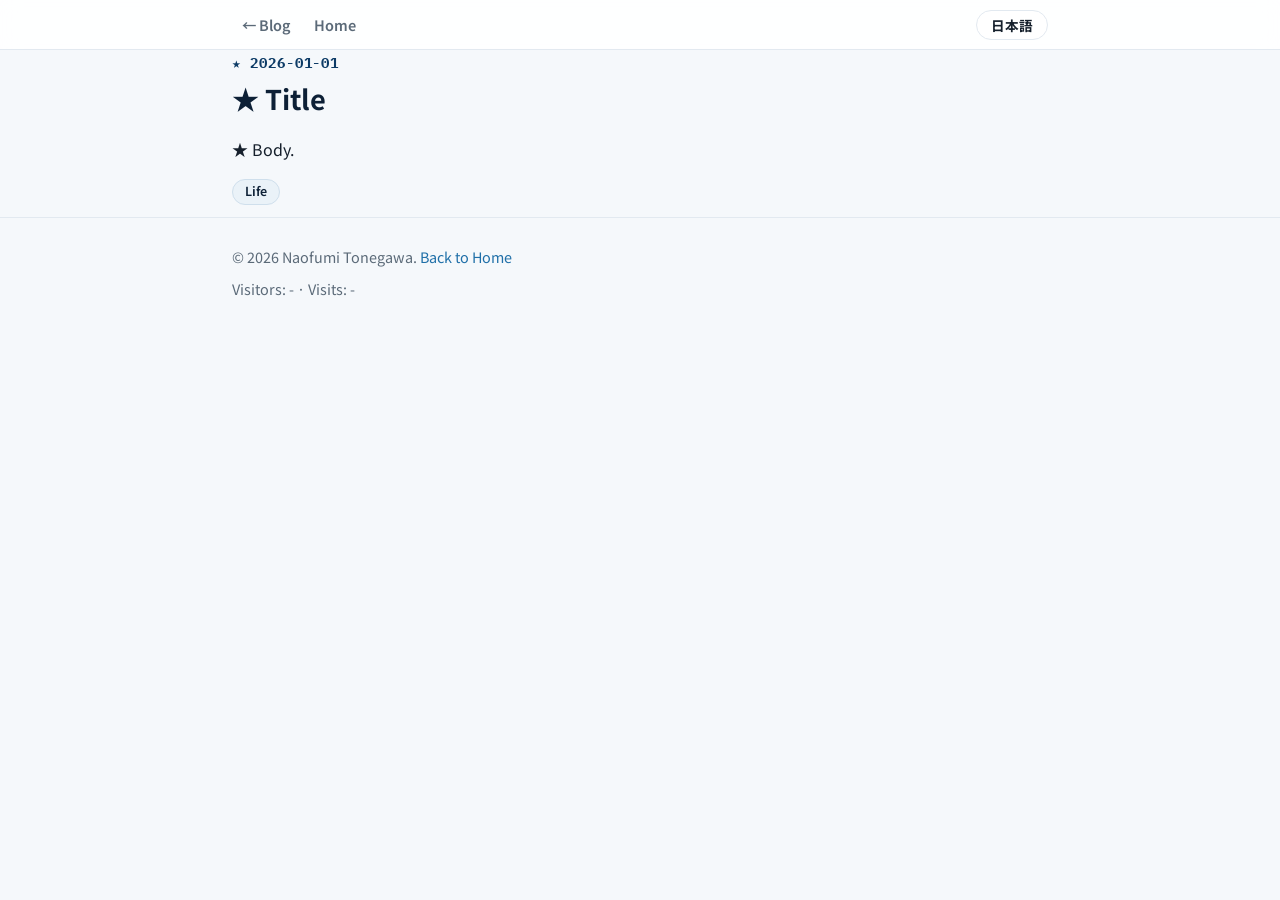
<file: blog/_template.html>
<!DOCTYPE html>
<html lang="en">
<head>
<meta charset="UTF-8">
<meta name="viewport" content="width=device-width, initial-scale=1.0">
<!--
  新しい記事の作り方:
  1. このファイルをコピーして blog/<好きなid>.html という名前にする（例: blog/lab-trip.html）
  2. 下の ★ の部分（title / description / 日付 / 見出し / 本文 / カテゴリ）を書き換える
  3. blog.html の記事一覧の先頭に、1行（<a class="entry" ...>）を足す
  4. sitemap.xml に URL を足す
  タイトル・本文は <span class="l-en">English</span><span class="l-ja">日本語</span> の2言語セットで書きます。
  カテゴリは conference / life / site のどれか（blog.html の data-cat と ?cat= に使います）。
  画像は blog/img/ に置き、<img src="img/ファイル名"> で読み込みます。
-->
<title>★ English title — Naofumi Tonegawa</title>
<meta name="description" content="★ 1〜2文の説明">
<link rel="preconnect" href="https://fonts.googleapis.com">
<link href="https://fonts.googleapis.com/css2?family=IBM+Plex+Mono:wght@500;700&family=Noto+Sans+JP:wght@400;700;900&display=swap" rel="stylesheet">

<script>try{document.documentElement.dataset.lang=(localStorage.getItem('mugi-lang')==='ja')?'ja':'en';}catch(e){document.documentElement.dataset.lang='en';}</script>
<link rel="stylesheet" href="style.css">
</head>
<body>

<nav class="toc">
  <div class="wrap">
    <a href="../blog.html"><span class="l-en">← Blog</span><span class="l-ja">← ブログ</span></a>
    <a href="../index.html"><span class="l-en">Home</span><span class="l-ja">ホーム</span></a>
    <button id="langBtn" type="button">日本語</button>
  </div>
</nav>

<main class="wrap">
  <article class="post">
    <div class="date">★ 2026-01-01</div>
    <h1><span class="l-en">★ Title</span><span class="l-ja">★ タイトル</span></h1>
    <p><span class="l-en">★ Body.</span><span class="l-ja">★ 本文。</span></p>
    <p><a class="tag" href="../blog.html?cat=life"><span class="l-en">Life</span><span class="l-ja">日常</span></a></p>
  </article>
</main>

<footer>
  <div class="wrap">
    &copy; <span id="year"></span> Naofumi Tonegawa. <a href="../index.html"><span class="l-en">Back to Home</span><span class="l-ja">ホームへ戻る</span></a>
    <div style="margin-top:6px;"><span class="l-en">Visitors:</span><span class="l-ja">来訪者：</span> <span id="busuanzi_value_site_uv">-</span> · <span class="l-en">Visits:</span><span class="l-ja">訪問数：</span> <span id="busuanzi_value_site_pv">-</span></div>
  </div>
</footer>
<script async src="https://busuanzi.ibruce.info/busuanzi/2.3/busuanzi.pure.mini.js"></script>
<script src="blog.js"></script>
</body>
</html>
</file>
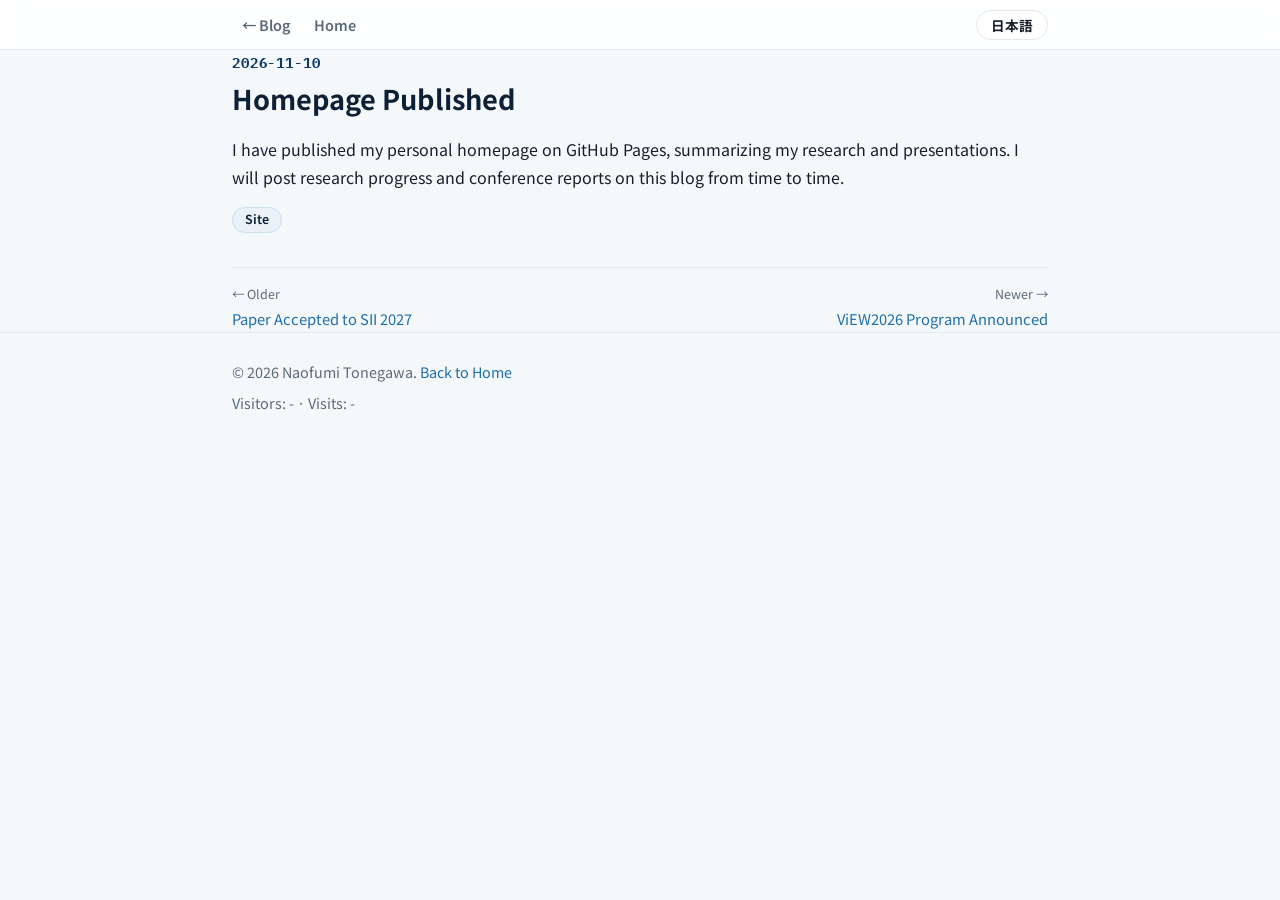
<file: blog/homepage.html>
<!DOCTYPE html>
<html lang="en">
<head>
<meta charset="UTF-8">
<meta name="viewport" content="width=device-width, initial-scale=1.0">
<title>Homepage Published — Naofumi Tonegawa</title>
<meta name="description" content="I have published my personal homepage on GitHub Pages, summarizing my research and presentations. I will post research progress and conference reports">
<link rel="preconnect" href="https://fonts.googleapis.com">
<link href="https://fonts.googleapis.com/css2?family=IBM+Plex+Mono:wght@500;700&family=Noto+Sans+JP:wght@400;700;900&display=swap" rel="stylesheet">

<script>try{document.documentElement.dataset.lang=(localStorage.getItem('mugi-lang')==='ja')?'ja':'en';}catch(e){document.documentElement.dataset.lang='en';}</script>
<link rel="stylesheet" href="style.css">
</head>
<body>

<nav class="toc">
  <div class="wrap">
    <a href="../blog.html"><span class="l-en">← Blog</span><span class="l-ja">← ブログ</span></a>
    <a href="../index.html"><span class="l-en">Home</span><span class="l-ja">ホーム</span></a>
    <button id="langBtn" type="button">日本語</button>
  </div>
</nav>

<main class="wrap">
  <article class="post">
    <div class="date">2026-11-10</div>
    <h1><span class="l-en">Homepage Published</span><span class="l-ja">ホームページを公開しました</span></h1>
    <p><span class="l-en">I have published my personal homepage on GitHub Pages, summarizing my research and presentations.
      I will post research progress and conference reports on this blog from time to time.</span><span class="l-ja">GitHub Pagesで個人ホームページを公開しました。研究内容や発表業績をまとめています。
      研究の進捗や学会参加の記録は、このブログに少しずつ書いていく予定です。</span>
    </p>
  
    <p><a class="tag" href="../blog.html?cat=site"><span class="l-en">Site</span><span class="l-ja">サイト</span></a></p>
    <div class="pager"><a class="prev" href="sii2027-accepted.html"><small><span class="l-en">← Older</span><span class="l-ja">← 前の記事</span></small><span class="l-en">Paper Accepted to SII 2027</span><span class="l-ja">SII 2027に論文が採択されました</span></a><a class="next" href="view2026-program.html"><small><span class="l-en">Newer →</span><span class="l-ja">次の記事 →</span></small><span class="l-en">ViEW2026 Program Announced</span><span class="l-ja">ViEW2026のプログラムが公開されました</span></a></div>
  </article>
</main>

<footer>
  <div class="wrap">
    &copy; <span id="year"></span> Naofumi Tonegawa. <a href="../index.html"><span class="l-en">Back to Home</span><span class="l-ja">ホームへ戻る</span></a>
    <div style="margin-top:6px;"><span class="l-en">Visitors:</span><span class="l-ja">来訪者：</span> <span id="busuanzi_value_site_uv">-</span> · <span class="l-en">Visits:</span><span class="l-ja">訪問数：</span> <span id="busuanzi_value_site_pv">-</span></div>
  </div>
</footer>
<script async src="https://busuanzi.ibruce.info/busuanzi/2.3/busuanzi.pure.mini.js"></script>
<script src="blog.js"></script>
</body>
</html>
</file>
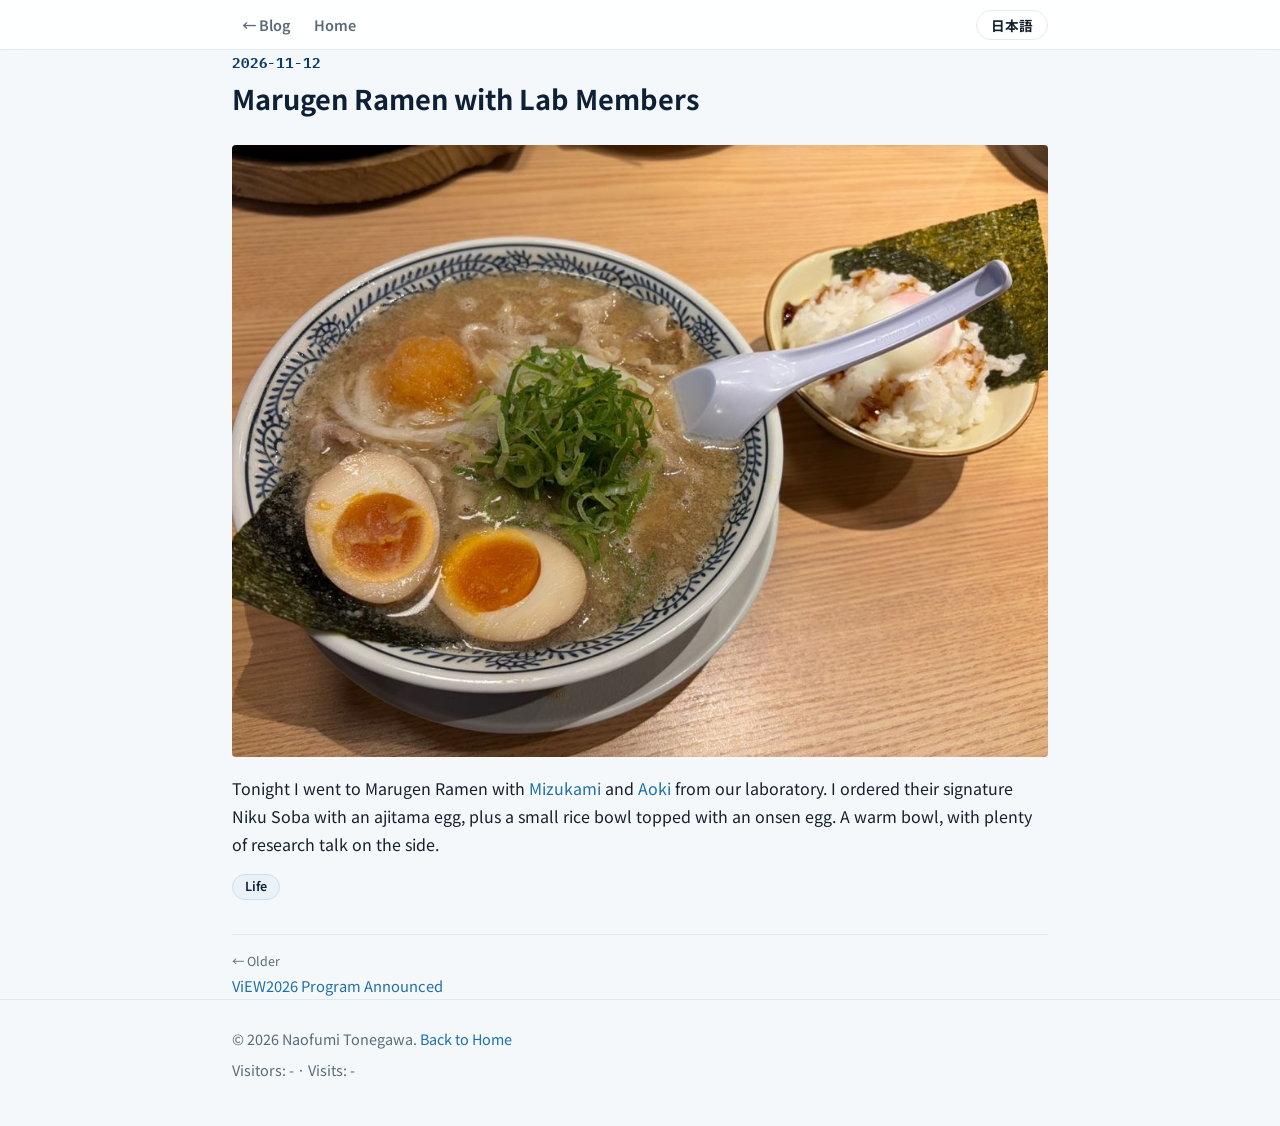
<file: blog/marugen-ramen.html>
<!DOCTYPE html>
<html lang="en">
<head>
<meta charset="UTF-8">
<meta name="viewport" content="width=device-width, initial-scale=1.0">
<title>Marugen Ramen with Lab Members — Naofumi Tonegawa</title>
<meta name="description" content="Tonight I went to Marugen Ramen with Mizukami and Aoki from our laboratory. I ordered their signature Niku Soba with an ajitama egg, plus a small rice">
<link rel="preconnect" href="https://fonts.googleapis.com">
<link href="https://fonts.googleapis.com/css2?family=IBM+Plex+Mono:wght@500;700&family=Noto+Sans+JP:wght@400;700;900&display=swap" rel="stylesheet">

<script>try{document.documentElement.dataset.lang=(localStorage.getItem('mugi-lang')==='ja')?'ja':'en';}catch(e){document.documentElement.dataset.lang='en';}</script>
<link rel="stylesheet" href="style.css">
</head>
<body>

<nav class="toc">
  <div class="wrap">
    <a href="../blog.html"><span class="l-en">← Blog</span><span class="l-ja">← ブログ</span></a>
    <a href="../index.html"><span class="l-en">Home</span><span class="l-ja">ホーム</span></a>
    <button id="langBtn" type="button">日本語</button>
  </div>
</nav>

<main class="wrap">
  <article class="post">
    <div class="date">2026-11-12</div>
    <h1><span class="l-en">Marugen Ramen with Lab Members</span><span class="l-ja">研究室メンバーと丸源ラーメンへ</span></h1>
    <img src="img/marugen-ramen-1.jpg" alt="丸源ラーメンの肉そばと温玉ごはん">
    <p><span class="l-en">Tonight I went to Marugen Ramen with <a href="https://mizukamitaiga.github.io/">Mizukami</a> and <a href="https://aokisoma.github.io/">Aoki</a> from our laboratory.
      I ordered their signature Niku Soba with an ajitama egg, plus a small rice bowl topped with an onsen egg.
      A warm bowl, with plenty of research talk on the side.</span><span class="l-ja">今夜は研究室の<a href="https://mizukamitaiga.github.io/">水上君</a>と<a href="https://aokisoma.github.io/">青木君</a>と、丸源ラーメンに行ってきました。
      注文は看板メニューの肉そばに味玉トッピングと、温玉のせの小ごはん。
      研究の話をしながらの、温かい一杯でした。</span>
    </p>
  
    <p><a class="tag" href="../blog.html?cat=life"><span class="l-en">Life</span><span class="l-ja">日常</span></a></p>
    <div class="pager"><a class="prev" href="view2026-program.html"><small><span class="l-en">← Older</span><span class="l-ja">← 前の記事</span></small><span class="l-en">ViEW2026 Program Announced</span><span class="l-ja">ViEW2026のプログラムが公開されました</span></a></div>
  </article>
</main>

<footer>
  <div class="wrap">
    &copy; <span id="year"></span> Naofumi Tonegawa. <a href="../index.html"><span class="l-en">Back to Home</span><span class="l-ja">ホームへ戻る</span></a>
    <div style="margin-top:6px;"><span class="l-en">Visitors:</span><span class="l-ja">来訪者：</span> <span id="busuanzi_value_site_uv">-</span> · <span class="l-en">Visits:</span><span class="l-ja">訪問数：</span> <span id="busuanzi_value_site_pv">-</span></div>
  </div>
</footer>
<script async src="https://busuanzi.ibruce.info/busuanzi/2.3/busuanzi.pure.mini.js"></script>
<script src="blog.js"></script>
</body>
</html>
</file>
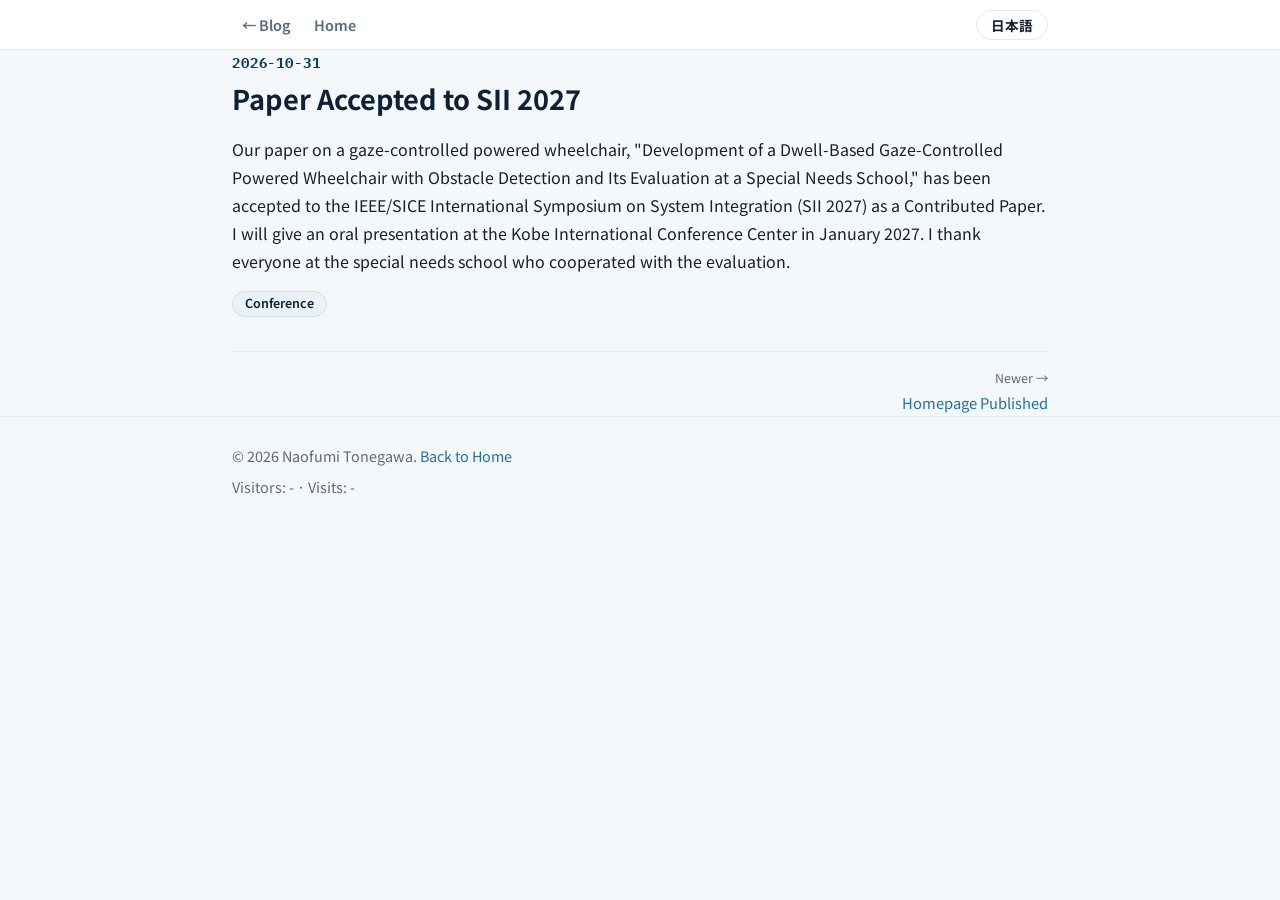
<file: blog/sii2027-accepted.html>
<!DOCTYPE html>
<html lang="en">
<head>
<meta charset="UTF-8">
<meta name="viewport" content="width=device-width, initial-scale=1.0">
<title>Paper Accepted to SII 2027 — Naofumi Tonegawa</title>
<meta name="description" content="Our paper on a gaze-controlled powered wheelchair, &quot;Development of a Dwell-Based Gaze-Controlled Powered Wheelchair with Obstacle Detection and Its Ev">
<link rel="preconnect" href="https://fonts.googleapis.com">
<link href="https://fonts.googleapis.com/css2?family=IBM+Plex+Mono:wght@500;700&family=Noto+Sans+JP:wght@400;700;900&display=swap" rel="stylesheet">

<script>try{document.documentElement.dataset.lang=(localStorage.getItem('mugi-lang')==='ja')?'ja':'en';}catch(e){document.documentElement.dataset.lang='en';}</script>
<link rel="stylesheet" href="style.css">
</head>
<body>

<nav class="toc">
  <div class="wrap">
    <a href="../blog.html"><span class="l-en">← Blog</span><span class="l-ja">← ブログ</span></a>
    <a href="../index.html"><span class="l-en">Home</span><span class="l-ja">ホーム</span></a>
    <button id="langBtn" type="button">日本語</button>
  </div>
</nav>

<main class="wrap">
  <article class="post">
    <div class="date">2026-10-31</div>
    <h1><span class="l-en">Paper Accepted to SII 2027</span><span class="l-ja">SII 2027に論文が採択されました</span></h1>
    <p><span class="l-en">Our paper on a gaze-controlled powered wheelchair, "Development of a Dwell-Based Gaze-Controlled Powered
      Wheelchair with Obstacle Detection and Its Evaluation at a Special Needs School," has been accepted
      to the IEEE/SICE International Symposium on System Integration (SII 2027) as a Contributed Paper.
      I will give an oral presentation at the Kobe International Conference Center in January 2027.
      I thank everyone at the special needs school who cooperated with the evaluation.</span><span class="l-ja">視線入力式電動車いすに関する論文 "Development of a Dwell-Based Gaze-Controlled Powered
      Wheelchair with Obstacle Detection and Its Evaluation at a Special Needs School" が、
      IEEE/SICE International Symposium on System Integration (SII 2027) に Contributed Paper として採択されました。
      2027年1月に神戸国際会議場で口頭発表を行います。特別支援学校での評価にご協力いただいた皆様に感謝いたします。</span>
    </p>
  
    <p><a class="tag" href="../blog.html?cat=conference"><span class="l-en">Conference</span><span class="l-ja">学会</span></a></p>
    <div class="pager"><a class="next" href="homepage.html"><small><span class="l-en">Newer →</span><span class="l-ja">次の記事 →</span></small><span class="l-en">Homepage Published</span><span class="l-ja">ホームページを公開しました</span></a></div>
  </article>
</main>

<footer>
  <div class="wrap">
    &copy; <span id="year"></span> Naofumi Tonegawa. <a href="../index.html"><span class="l-en">Back to Home</span><span class="l-ja">ホームへ戻る</span></a>
    <div style="margin-top:6px;"><span class="l-en">Visitors:</span><span class="l-ja">来訪者：</span> <span id="busuanzi_value_site_uv">-</span> · <span class="l-en">Visits:</span><span class="l-ja">訪問数：</span> <span id="busuanzi_value_site_pv">-</span></div>
  </div>
</footer>
<script async src="https://busuanzi.ibruce.info/busuanzi/2.3/busuanzi.pure.mini.js"></script>
<script src="blog.js"></script>
</body>
</html>
</file>
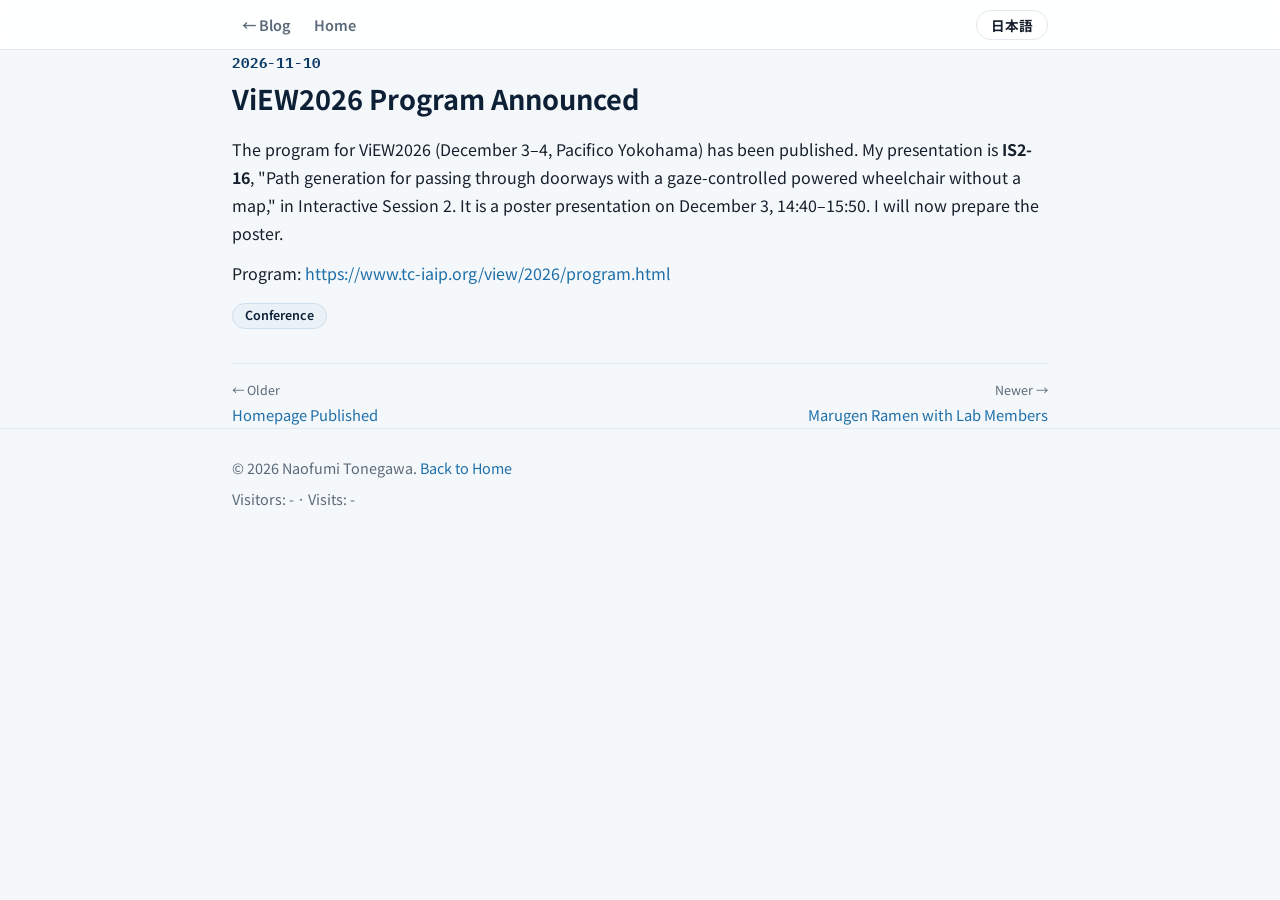
<file: blog/view2026-program.html>
<!DOCTYPE html>
<html lang="en">
<head>
<meta charset="UTF-8">
<meta name="viewport" content="width=device-width, initial-scale=1.0">
<title>ViEW2026 Program Announced — Naofumi Tonegawa</title>
<meta name="description" content="The program for ViEW2026 (December 3–4, Pacifico Yokohama) has been published. My presentation is IS2-16, &quot;Path generation for passing through doorway">
<link rel="preconnect" href="https://fonts.googleapis.com">
<link href="https://fonts.googleapis.com/css2?family=IBM+Plex+Mono:wght@500;700&family=Noto+Sans+JP:wght@400;700;900&display=swap" rel="stylesheet">

<script>try{document.documentElement.dataset.lang=(localStorage.getItem('mugi-lang')==='ja')?'ja':'en';}catch(e){document.documentElement.dataset.lang='en';}</script>
<link rel="stylesheet" href="style.css">
</head>
<body>

<nav class="toc">
  <div class="wrap">
    <a href="../blog.html"><span class="l-en">← Blog</span><span class="l-ja">← ブログ</span></a>
    <a href="../index.html"><span class="l-en">Home</span><span class="l-ja">ホーム</span></a>
    <button id="langBtn" type="button">日本語</button>
  </div>
</nav>

<main class="wrap">
  <article class="post">
    <div class="date">2026-11-10</div>
    <h1><span class="l-en">ViEW2026 Program Announced</span><span class="l-ja">ViEW2026のプログラムが公開されました</span></h1>
    <p><span class="l-en">The program for ViEW2026 (December 3–4, Pacifico Yokohama) has been published. My presentation is
      <strong>IS2-16</strong>, "Path generation for passing through doorways with a gaze-controlled powered wheelchair without a map," in Interactive Session 2.
      It is a poster presentation on December 3, 14:40–15:50. I will now prepare the poster.</span><span class="l-ja">ViEW2026（12月3日・4日、パシフィコ横浜）のプログラムが公開され、私の発表は
      インタラクティブセッション2の <strong>IS2-16</strong>「地図を用いない視線入力式電動車いすの出入り口通過の経路生成」に決まりました。
      発表は12月3日 14:40–15:50 のポスター形式です。ポスターの作製を進めます。</span>
    </p>
    <p><span class="l-en">Program: </span><span class="l-ja">プログラム：</span><a href="https://www.tc-iaip.org/view/2026/program.html">https://www.tc-iaip.org/view/2026/program.html</a></p>
  
    <p><a class="tag" href="../blog.html?cat=conference"><span class="l-en">Conference</span><span class="l-ja">学会</span></a></p>
    <div class="pager"><a class="prev" href="homepage.html"><small><span class="l-en">← Older</span><span class="l-ja">← 前の記事</span></small><span class="l-en">Homepage Published</span><span class="l-ja">ホームページを公開しました</span></a><a class="next" href="marugen-ramen.html"><small><span class="l-en">Newer →</span><span class="l-ja">次の記事 →</span></small><span class="l-en">Marugen Ramen with Lab Members</span><span class="l-ja">研究室メンバーと丸源ラーメンへ</span></a></div>
  </article>
</main>

<footer>
  <div class="wrap">
    &copy; <span id="year"></span> Naofumi Tonegawa. <a href="../index.html"><span class="l-en">Back to Home</span><span class="l-ja">ホームへ戻る</span></a>
    <div style="margin-top:6px;"><span class="l-en">Visitors:</span><span class="l-ja">来訪者：</span> <span id="busuanzi_value_site_uv">-</span> · <span class="l-en">Visits:</span><span class="l-ja">訪問数：</span> <span id="busuanzi_value_site_pv">-</span></div>
  </div>
</footer>
<script async src="https://busuanzi.ibruce.info/busuanzi/2.3/busuanzi.pure.mini.js"></script>
<script src="blog.js"></script>
</body>
</html>
</file>
<file: blog/style.css>
/* Shared styles for blog.html and blog/*.html */
:root{
  --ink:#16202c; --sub:#5b6a78; --line:#e2e9f0; --bg:#f5f8fb;
  --navy:#0d2036; --accent:#1f6fa8; --accent2:#0d3b66; --card:#ffffff; --soft:#eaf2f8;
}
*{box-sizing:border-box; margin:0; padding:0;}
html{scroll-behavior:smooth;}
body{font-family:"Noto Sans JP", "Hiragino Kaku Gothic ProN", "Yu Gothic", sans-serif;
     color:var(--ink); background:var(--bg); line-height:1.75; -webkit-font-smoothing:antialiased;}
a{color:var(--accent); text-decoration:none;}
a:hover{text-decoration:underline;}
.wrap{max-width:860px; margin:0 auto; padding:0 22px;}
@keyframes riseIn{from{opacity:0; transform:translateY(22px)}to{opacity:1; transform:translateY(0)}}

/* hero (list page) */
header.hero{color:#fff; background:#0b2440; padding:44px 20px 28px;}
.hero .kicker{font-family:"IBM Plex Mono", monospace; font-size:.8rem; font-weight:700; letter-spacing:.28em; text-transform:uppercase;
  color:#9fd0f2; animation:riseIn .8s ease both;}
.hero h1{font-size:2rem; margin-top:6px; animation:riseIn .8s .08s ease both;}
.hero .sub{margin-top:8px; opacity:.92; animation:riseIn .8s .16s ease both;}

/* nav */
nav.toc{position:sticky; top:0; z-index:50; background:rgba(255,255,255,.88); backdrop-filter:blur(10px);
  border-bottom:1px solid var(--line);}
nav.toc .wrap{display:flex; flex-wrap:wrap; align-items:center; gap:2px 4px; padding-top:8px; padding-bottom:8px;}
nav.toc a{color:var(--sub); font-size:.9rem; font-weight:600; padding:4px 10px; border-radius:999px;
  transition:color .2s ease, background .2s ease;}
nav.toc a:hover{color:var(--navy); text-decoration:none; background:var(--soft);}
nav.toc button{margin-left:auto; background:#fff; border:1px solid var(--line); border-radius:999px;
  padding:4px 14px; font-size:.85rem; font-weight:700; cursor:pointer; color:var(--ink); font-family:inherit;}
main{padding:28px 0 30px;}

/* list page */
.filters{display:flex; flex-wrap:wrap; gap:6px; margin-bottom:8px;}
.filters button{background:#fff; border:1px solid var(--line); border-radius:999px; padding:4px 14px;
  font-size:.85rem; font-weight:700; cursor:pointer; color:var(--sub); font-family:inherit;}
.filters button:hover{border-color:var(--accent); color:var(--navy);}
.filters button.on{background:var(--accent); border-color:var(--accent); color:#fff;}
.year{font-family:"IBM Plex Mono", monospace; font-weight:700; color:var(--accent2); font-size:1.1rem;
  margin:26px 0 0; padding-bottom:6px; border-bottom:2px solid var(--navy);}
.entry{display:grid; grid-template-columns:110px 1fr auto; column-gap:22px; align-items:baseline;
  padding:15px 0; border-bottom:1px solid var(--line); color:var(--ink);}
.entry:hover{text-decoration:none;}
.entry:hover .etitle{color:var(--accent);}
.entry .date{font-family:"IBM Plex Mono", monospace; color:var(--accent2); font-weight:700; font-size:.88rem; letter-spacing:.04em;}
.entry .etitle{font-weight:700; color:var(--navy); transition:color .2s ease;}
.empty{color:var(--sub); padding:20px 0; display:none;}

/* post page */
.post .date{font-family:"IBM Plex Mono", monospace; color:var(--accent2); font-weight:700; font-size:.9rem; letter-spacing:.06em;}
.post h1{font-size:1.7rem; line-height:1.4; margin:4px 0 18px; color:var(--navy);}
.post p{margin-bottom:12px;}
.post img{width:100%; height:auto; border-radius:4px; margin:10px 0;}
.pager{display:flex; justify-content:space-between; gap:16px; margin-top:34px; padding-top:16px; border-top:1px solid var(--line); font-size:.92rem;}
.pager a{display:block; max-width:48%;}
.pager .next{margin-left:auto; text-align:right;}
.pager small{display:block; color:var(--sub); font-size:.78rem;}
.back{margin-top:22px; font-size:.92rem;}

.tag{display:inline-block; background:var(--soft); border:1px solid #cfdfec; color:var(--navy);
  border-radius:999px; padding:1px 12px; font-size:.78rem; font-weight:600; margin-right:6px;}
a.tag:hover{background:#dbeaf6; text-decoration:none;}

footer{border-top:1px solid var(--line); padding:26px 0 44px; color:var(--sub); font-size:.9rem;}
.l-ja{display:none;}
html[data-lang="ja"] .l-ja{display:inline;}
html[data-lang="ja"] .l-en{display:none;}
@media (max-width:640px){
  .entry{grid-template-columns:1fr auto; row-gap:0;}
  .entry .date{grid-column:1 / -1;}
}
@media (prefers-reduced-motion: reduce){
  *{animation:none !important; transition:none !important;}
  html{scroll-behavior:auto;}
}
</file>
